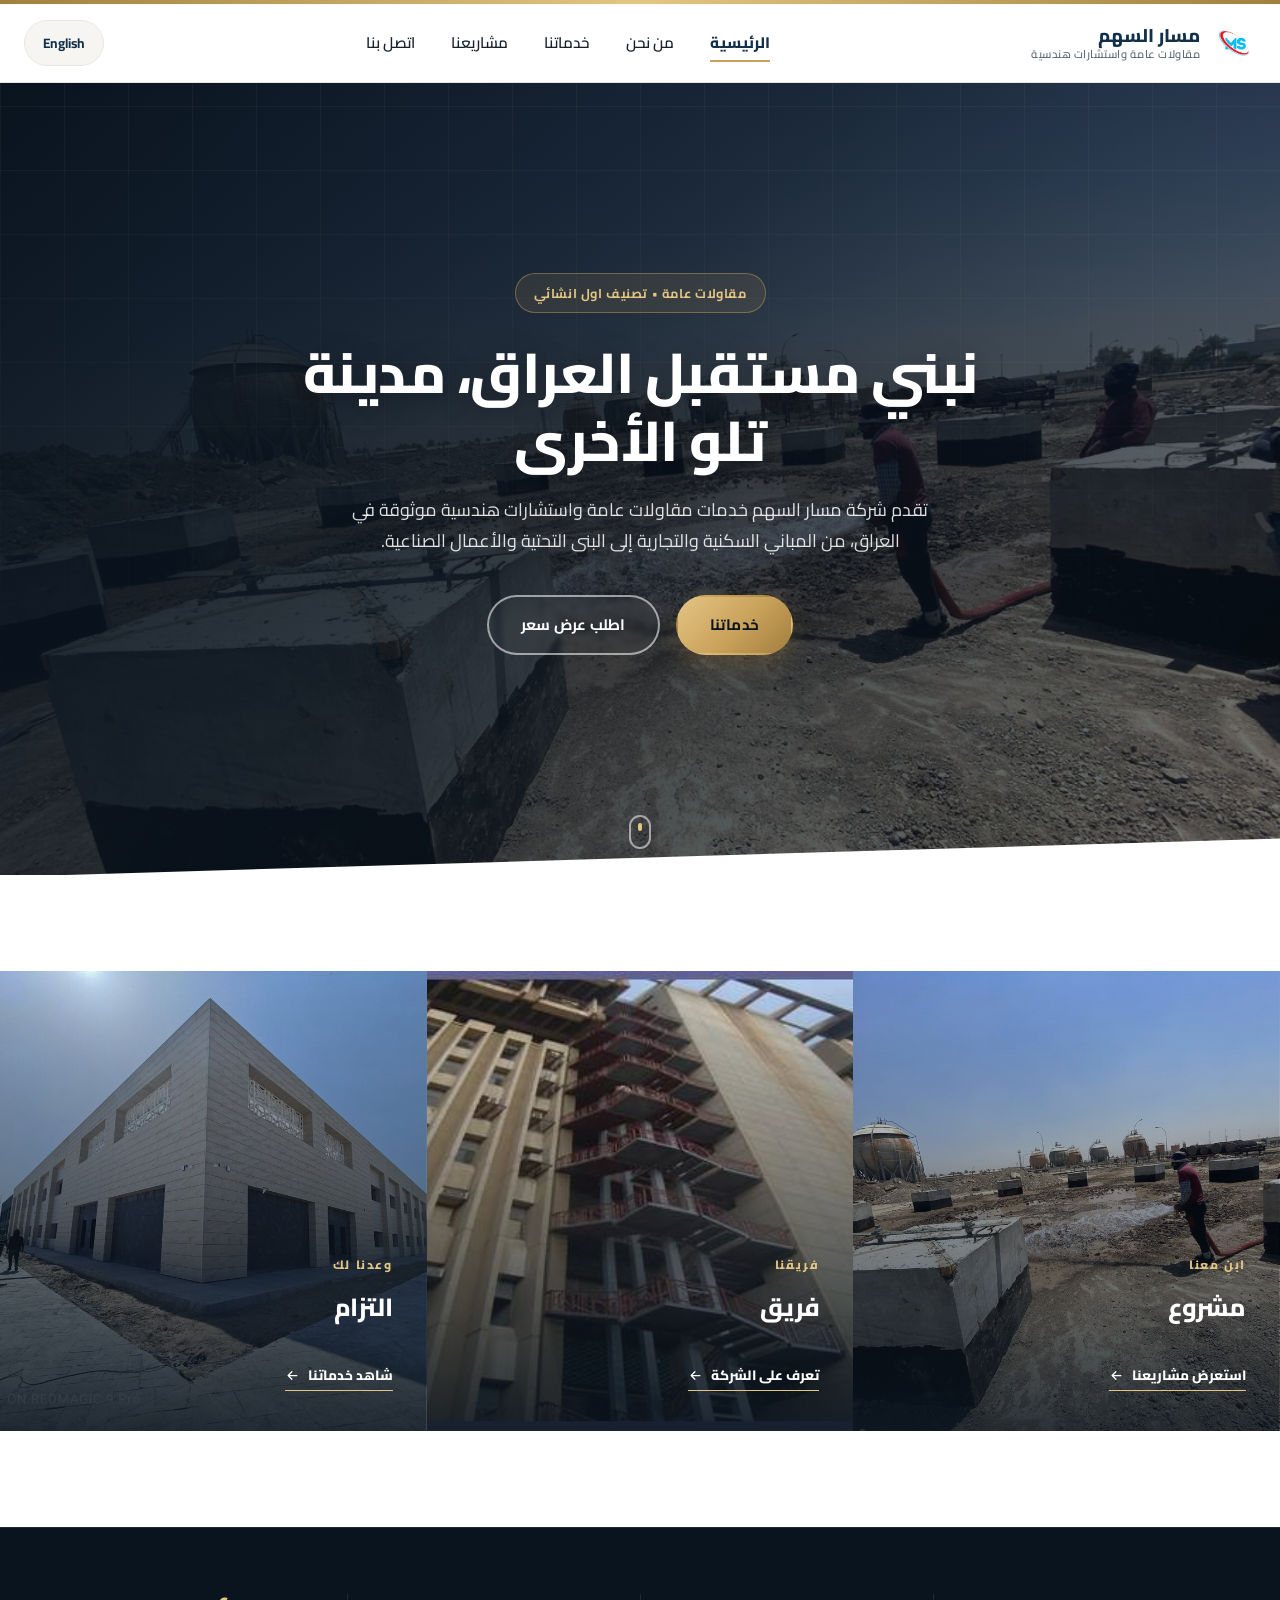
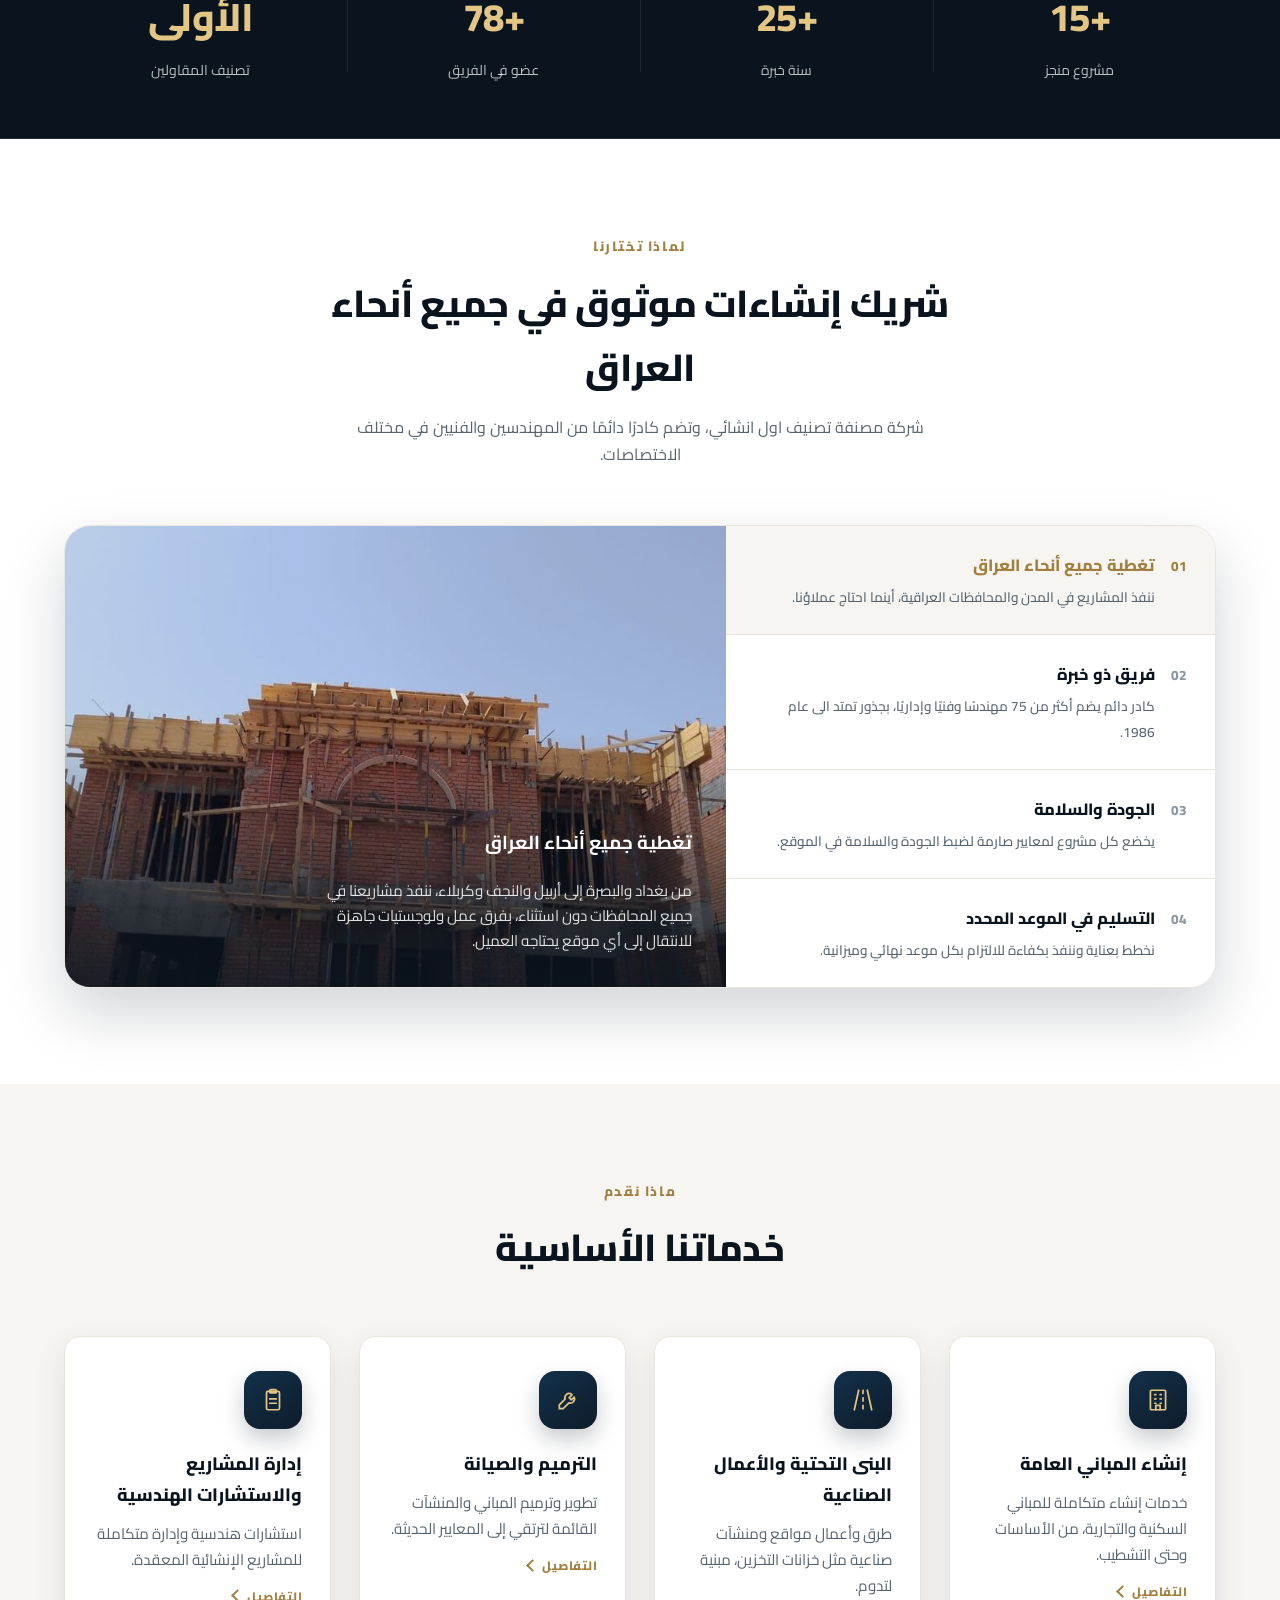
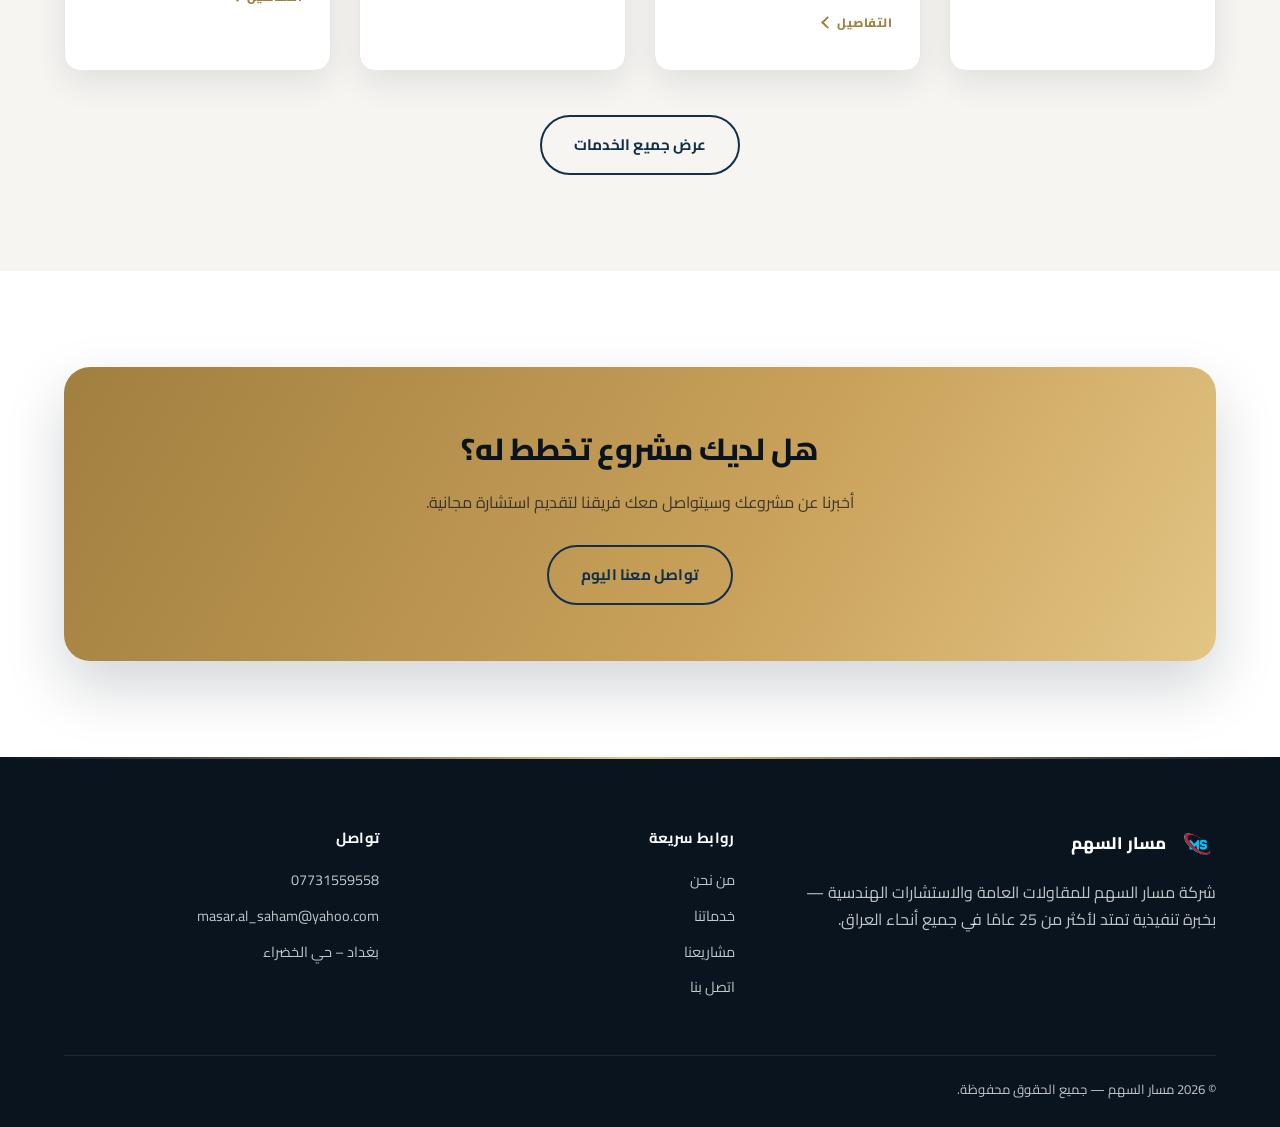
<file: index.html>
<!DOCTYPE html>
<html lang="ar" dir="rtl">
<head>
<meta charset="UTF-8">
<meta name="viewport" content="width=device-width, initial-scale=1.0">
<title data-i18n-title="meta.title.home">شركة مسار السهم | مقاولات عامة في جميع أنحاء العراق</title>
<meta name="description" content="شركة مسار السهم للمقاولات العامة والإنشاءات في جميع مدن العراق.">
<meta name="google-site-verification" content="s_dXAwri0ADFOplhVb5rYm7-J--nRNxlRcn0lSH_3L8" />
<link rel="icon" href="assets/logo_new.png" type="image/png">
<link rel="preload" as="image" href="assets/proj4-gastanks.jpg">
<link rel="preconnect" href="https://fonts.googleapis.com">
<link href="https://fonts.googleapis.com/css2?family=Cairo:wght@400;600;700;800&display=swap" rel="stylesheet">
<link rel="stylesheet" href="css/style.css">
</head>
<body>

<div class="topbar"></div>
<header class="site-header">
  <div class="header-inner">
    <a href="index.html" class="brand">
      <img src="assets/logo_new.png" alt="Masar Al-Saham logo">
      <span class="brand-text">
        <span data-i18n="brand.name">مسار السهم</span>
        <small data-i18n="brand.tagline">مقاولات عامة واستشارات هندسية</small>
      </span>
    </a>
    <nav class="main-nav" id="main-nav">
      <ul>
        <li><a href="index.html" class="active" data-i18n="nav.home">الرئيسية</a></li>
        <li><a href="about.html" data-i18n="nav.about">من نحن</a></li>
        <li><a href="services.html" data-i18n="nav.services">خدماتنا</a></li>
        <li><a href="projects.html" data-i18n="nav.projects">مشاريعنا</a></li>
        <li><a href="contact.html" data-i18n="nav.contact">اتصل بنا</a></li>
      </ul>
    </nav>
    <div class="header-actions">
      <button class="lang-toggle" id="lang-toggle-btn">English</button>
      <button class="nav-toggle" id="nav-toggle-btn" aria-label="Menu">
        <span></span><span></span><span></span>
      </button>
    </div>
  </div>
</header>

<section class="hero" style="--hero-img:url('../assets/proj4-gastanks.jpg');">
  <div class="hero-grid-pattern"></div>
  <div class="hero-inner">
    <span class="hero-eyebrow" data-i18n="home.hero.eyebrow">مقاولات عامة • تصنيف اول انشائي</span>
    <h1 data-i18n="home.hero.title">نبني مستقبل العراق، مدينة تلو الأخرى</h1>
    <p data-i18n="home.hero.desc">تقدم شركة مسار السهم خدمات مقاولات عامة وإنشاءات موثوقة في جميع محافظات العراق.</p>
    <div class="hero-cta">
      <a href="services.html" class="btn btn-primary" data-i18n="home.hero.cta1">خدماتنا</a>
      <a href="contact.html" class="btn btn-outline" data-i18n="home.hero.cta2">اطلب عرض سعر</a>
    </div>
  </div>
  <div class="hero-scroll-cue"></div>
  <div class="hero-shape"></div>
</section>

<section class="feature-tiles">
  <a href="projects.html" class="feature-tile" style="--tile-img:url('../assets/proj4-gastanks.jpg');">
    <div class="feature-tile-inner">
      <span class="feature-tile-eyebrow" data-i18n="tile1.eyebrow">ابنِ معنا</span>
      <h3 data-i18n="tile1.title">مشروع</h3>
      <p class="feature-tile-desc" data-i18n="tile1.desc">من أول رسمة هندسية وحتى التسليم النهائي، ننفّذ المشاريع المعقدة بثقة ودقة.</p>
      <span class="feature-tile-link"><span data-i18n="tile1.link">استعرض مشاريعنا</span><svg viewBox="0 0 24 24" fill="none" stroke="currentColor" stroke-width="2" stroke-linecap="round" stroke-linejoin="round"><path d="M5 12h14M13 6l6 6-6 6"/></svg></span>
    </div>
  </a>
  <a href="about.html" class="feature-tile" style="--tile-img:url('../assets/proj7-interior.jpg');">
    <div class="feature-tile-inner">
      <span class="feature-tile-eyebrow" data-i18n="tile2.eyebrow">فريقنا</span>
      <h3 data-i18n="tile2.title">فريق</h3>
      <p class="feature-tile-desc" data-i18n="tile2.desc">أكثر من 75 مهندسًا وفنيًا وإداريًا يعملون بروح واحدة في كل موقع.</p>
      <span class="feature-tile-link"><span data-i18n="tile2.link">تعرف على الشركة</span><svg viewBox="0 0 24 24" fill="none" stroke="currentColor" stroke-width="2" stroke-linecap="round" stroke-linejoin="round"><path d="M5 12h14M13 6l6 6-6 6"/></svg></span>
    </div>
  </a>
  <a href="services.html" class="feature-tile" style="--tile-img:url('../assets/proj6-nahrain.jpg');">
    <div class="feature-tile-inner">
      <span class="feature-tile-eyebrow" data-i18n="tile3.eyebrow">وعدنا لك</span>
      <h3 data-i18n="tile3.title">التزام</h3>
      <p class="feature-tile-desc" data-i18n="tile3.desc">الجودة والسلامة والموثوقية توجّه كل قرار نتخذه في الموقع.</p>
      <span class="feature-tile-link"><span data-i18n="tile3.link">شاهد خدماتنا</span><svg viewBox="0 0 24 24" fill="none" stroke="currentColor" stroke-width="2" stroke-linecap="round" stroke-linejoin="round"><path d="M5 12h14M13 6l6 6-6 6"/></svg></span>
    </div>
  </a>
</section>

<section class="stat-strip">
  <div class="container stat-grid">
    <div class="reveal"><div class="num" data-i18n="stat1.num">+15</div><div class="label" data-i18n="stat1.label">مشروع منجز</div></div>
    <div class="reveal" style="--reveal-delay:.08s"><div class="num" data-i18n="stat2.num">+25</div><div class="label" data-i18n="stat2.label">سنة خبرة</div></div>
    <div class="reveal" style="--reveal-delay:.16s"><div class="num" data-i18n="stat3.num">+78</div><div class="label" data-i18n="stat3.label">عضو في الفريق</div></div>
    <div class="reveal" style="--reveal-delay:.24s"><div class="num" data-i18n="stat4.num">الأولى</div><div class="label" data-i18n="stat4.label">تصنيف المقاولين</div></div>
  </div>
</section>

<section>
  <div class="container">
    <div class="section-head reveal">
      <span class="section-eyebrow" data-i18n="home.why.eyebrow">لماذا تختارنا</span>
      <h2 data-i18n="home.why.title">شريك إنشاءات موثوق في جميع أنحاء العراق</h2>
      <p data-i18n="home.why.desc">من بغداد إلى البصرة، ومن أربيل إلى النجف.</p>
    </div>
    <div class="tab-feature reveal">
      <div class="tab-feature-list">
        <button class="tab-feature-btn active" data-tab="1" type="button">
          <span class="tab-num">01</span>
          <span><span class="tab-label" data-i18n="why1.title">تغطية جميع أنحاء العراق</span><span class="tab-sub" data-i18n="why1.desc">نعمل في جميع المدن والمحافظات العراقية.</span></span>
        </button>
        <button class="tab-feature-btn" data-tab="2" type="button">
          <span class="tab-num">02</span>
          <span><span class="tab-label" data-i18n="why2.title">فريق ذو خبرة</span><span class="tab-sub" data-i18n="why2.desc">مهندسون ومدراء مشاريع وحرفيون مهرة.</span></span>
        </button>
        <button class="tab-feature-btn" data-tab="3" type="button">
          <span class="tab-num">03</span>
          <span><span class="tab-label" data-i18n="why3.title">الجودة والسلامة</span><span class="tab-sub" data-i18n="why3.desc">معايير صارمة لضبط الجودة والسلامة.</span></span>
        </button>
        <button class="tab-feature-btn" data-tab="4" type="button">
          <span class="tab-num">04</span>
          <span><span class="tab-label" data-i18n="why4.title">التسليم في الموعد المحدد</span><span class="tab-sub" data-i18n="why4.desc">نخطط بعناية وننفذ بكفاءة.</span></span>
        </button>
      </div>
      <div class="tab-feature-panel">
        <div class="tab-feature-media active" data-tab-panel="1" style="--tile-img:url('../assets/proj2-shanashil.jpg');">
          <div class="tab-feature-text">
            <h3 data-i18n="why1.title">تغطية جميع أنحاء العراق</h3>
            <p data-i18n="why1.more">من بغداد والبصرة إلى أربيل والنجف وكربلاء، ننفذ مشاريعنا في جميع المحافظات دون استثناء، بفرق عمل ولوجستيات جاهزة للانتقال إلى أي موقع يحتاجه العميل.</p>
          </div>
        </div>
        <div class="tab-feature-media" data-tab-panel="2" style="--tile-img:url('../assets/proj7-interior.jpg');">
          <div class="tab-feature-text">
            <h3 data-i18n="why2.title">فريق ذو خبرة</h3>
            <p data-i18n="why2.more">يضم فريقنا أكثر من 75 مهندسًا وفنيًا وإداريًا بخبرات تراكمية تتجاوز 25 عامًا في التصميم والتنفيذ وإدارة المشاريع الكبرى.</p>
          </div>
        </div>
        <div class="tab-feature-media" data-tab-panel="3" style="--tile-img:url('../assets/proj3-najaf-1.jpg');">
          <div class="tab-feature-text">
            <h3 data-i18n="why3.title">الجودة والسلامة</h3>
            <p data-i18n="why3.more">نطبق أنظمة ضبط جودة صارمة في كل مرحلة، مع التزام كامل بمعايير السلامة المهنية لحماية العمال والمستفيدين على حد سواء.</p>
          </div>
        </div>
        <div class="tab-feature-media" data-tab-panel="4" style="--tile-img:url('../assets/proj5-tbi-1.jpg');">
          <div class="tab-feature-text">
            <h3 data-i18n="why4.title">التسليم في الموعد المحدد</h3>
            <p data-i18n="why4.more">نضع جداول زمنية واقعية ونتابعها أسبوعيًا، ونعتمد خطط طوارئ لتفادي أي تأخير، لتسليم مشروعك في الموعد المتفق عليه دون تنازل عن الجودة.</p>
          </div>
        </div>
      </div>
    </div>
  </div>
</section>

<section class="section-alt">
  <div class="container">
    <div class="section-head reveal">
      <span class="section-eyebrow" data-i18n="home.services.eyebrow">ماذا نقدم</span>
      <h2 data-i18n="home.services.title">خدماتنا الأساسية</h2>
    </div>
    <div class="grid grid-4">
      <div class="card expandable reveal">
        <div class="icon icon-badge" data-icon="building"></div>
        <h3 data-i18n="svc.general.title">إنشاء المباني العامة</h3>
        <p data-i18n="svc.general.desc">خدمات إنشاء متكاملة من الأساسات وحتى التشطيب.</p>
        <p class="card-more" data-i18n="svc.general.more">نتولى تنفيذ المباني السكنية والتجارية والحكومية من الحفر والأساسات وحتى التشطيبات النهائية، بإشراف هندسي كامل في كل مرحلة.</p>
        <span class="expand-hint" data-i18n="ui.moreDetails">التفاصيل</span>
      </div>
      <div class="card expandable reveal" style="--reveal-delay:.08s">
        <div class="icon icon-badge" data-icon="road"></div>
        <h3 data-i18n="svc.infra.title">البنى التحتية وأعمال الطرق</h3>
        <p data-i18n="svc.infra.desc">طرق وأعمال مواقع ومشاريع بنية تحتية عامة.</p>
        <p class="card-more" data-i18n="svc.infra.more">ننفذ مشاريع الطرق والجسور وأعمال الصرف الصحي والبنية التحتية العامة وفق المواصفات الفنية العراقية والدولية.</p>
        <span class="expand-hint" data-i18n="ui.moreDetails">التفاصيل</span>
      </div>
      <div class="card expandable reveal" style="--reveal-delay:.16s">
        <div class="icon icon-badge" data-icon="wrench"></div>
        <h3 data-i18n="svc.renovation.title">الترميم والصيانة</h3>
        <p data-i18n="svc.renovation.desc">تطوير وترميم المباني والمنشآت القائمة.</p>
        <p class="card-more" data-i18n="svc.renovation.more">نعيد تأهيل المباني والمنشآت القديمة وتحديثها لترتقي إلى معايير السلامة والكفاءة الحديثة، بأقل تكلفة وأقصر وقت ممكن.</p>
        <span class="expand-hint" data-i18n="ui.moreDetails">التفاصيل</span>
      </div>
      <div class="card expandable reveal" style="--reveal-delay:.24s">
        <div class="icon icon-badge" data-icon="clipboard"></div>
        <h3 data-i18n="svc.pm.title">إدارة المشاريع والاستشارات</h3>
        <p data-i18n="svc.pm.desc">استشارات هندسية وإدارة متكاملة للمشاريع.</p>
        <p class="card-more" data-i18n="svc.pm.more">نقدم خدمات استشارية متكاملة تشمل دراسة الجدوى والتصميم الهندسي وإدارة العطاءات ومتابعة التنفيذ لضمان نجاح المشروع من الفكرة حتى التسليم.</p>
        <span class="expand-hint" data-i18n="ui.moreDetails">التفاصيل</span>
      </div>
    </div>
    <div style="text-align:center; margin-top:44px;" class="reveal">
      <a href="services.html" class="btn btn-outline-dark" data-i18n="home.services.link">عرض جميع الخدمات</a>
    </div>
  </div>
</section>

<section>
  <div class="container">
    <div class="cta-banner reveal">
      <h2 data-i18n="home.cta.title">هل لديك مشروع تخطط له؟</h2>
      <p data-i18n="home.cta.desc">أخبرنا عن مشروعك وسيتواصل معك فريقنا لتقديم استشارة مجانية.</p>
      <a href="contact.html" class="btn btn-outline-dark" data-i18n="home.cta.btn">تواصل معنا اليوم</a>
    </div>
  </div>
</section>

<footer class="site-footer">
  <div class="container">
    <div class="footer-grid">
      <div>
        <div class="footer-brand">
          <img src="assets/logo_new.png" alt="Masar Al-Saham logo">
          <span data-i18n="brand.name">مسار السهم</span>
        </div>
        <p data-i18n="footer.about.text">شركة مسار السهم للمقاولات العامة والاستشارات الهندسية — بخبرة تنفيذية تمتد لأكثر من 25 عامًا في جميع أنحاء العراق.</p>
      </div>
      <div class="footer-col">
        <h4 data-i18n="footer.quicklinks.title">روابط سريعة</h4>
        <ul>
          <li><a href="about.html" data-i18n="nav.about">من نحن</a></li>
          <li><a href="services.html" data-i18n="nav.services">خدماتنا</a></li>
          <li><a href="projects.html" data-i18n="nav.projects">مشاريعنا</a></li>
          <li><a href="contact.html" data-i18n="nav.contact">اتصل بنا</a></li>
        </ul>
      </div>
      <div class="footer-col">
        <h4 data-i18n="footer.contact.title">تواصل</h4>
        <ul>
          <li data-i18n="contact.phone.value">07731559558</li>
          <li data-i18n="contact.email.value">masar.al_saham@yahoo.com</li>
          <li data-i18n="contact.address.value">بغداد – حي الخضراء</li>
        </ul>
      </div>
    </div>
    <div class="footer-bottom">
      <span>© <span id="footer-year">2026</span> <span data-i18n="brand.name">مسار السهم</span> — <span data-i18n="footer.rights">جميع الحقوق محفوظة.</span></span>
    </div>
  </div>
</footer>

<script src="js/i18n.js"></script>
<script src="js/main.js"></script>
</body>
</html>
</file>
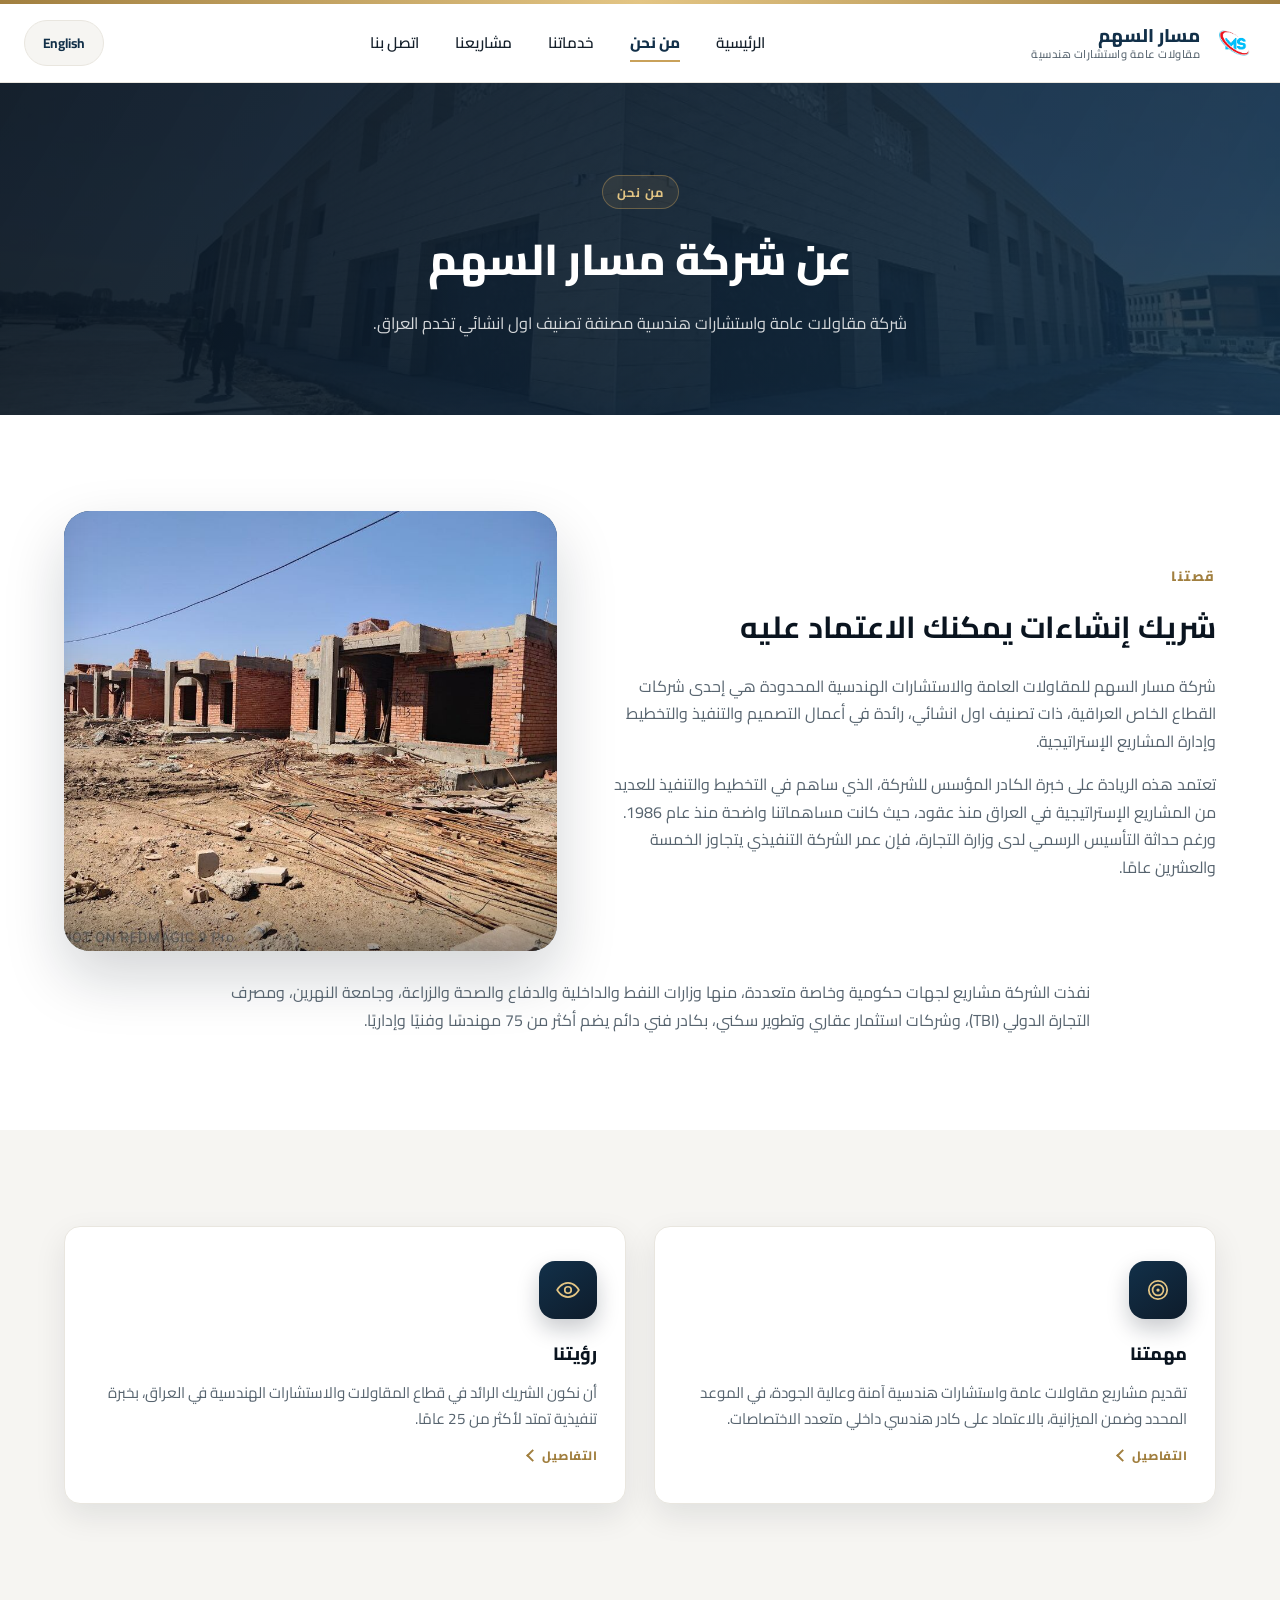
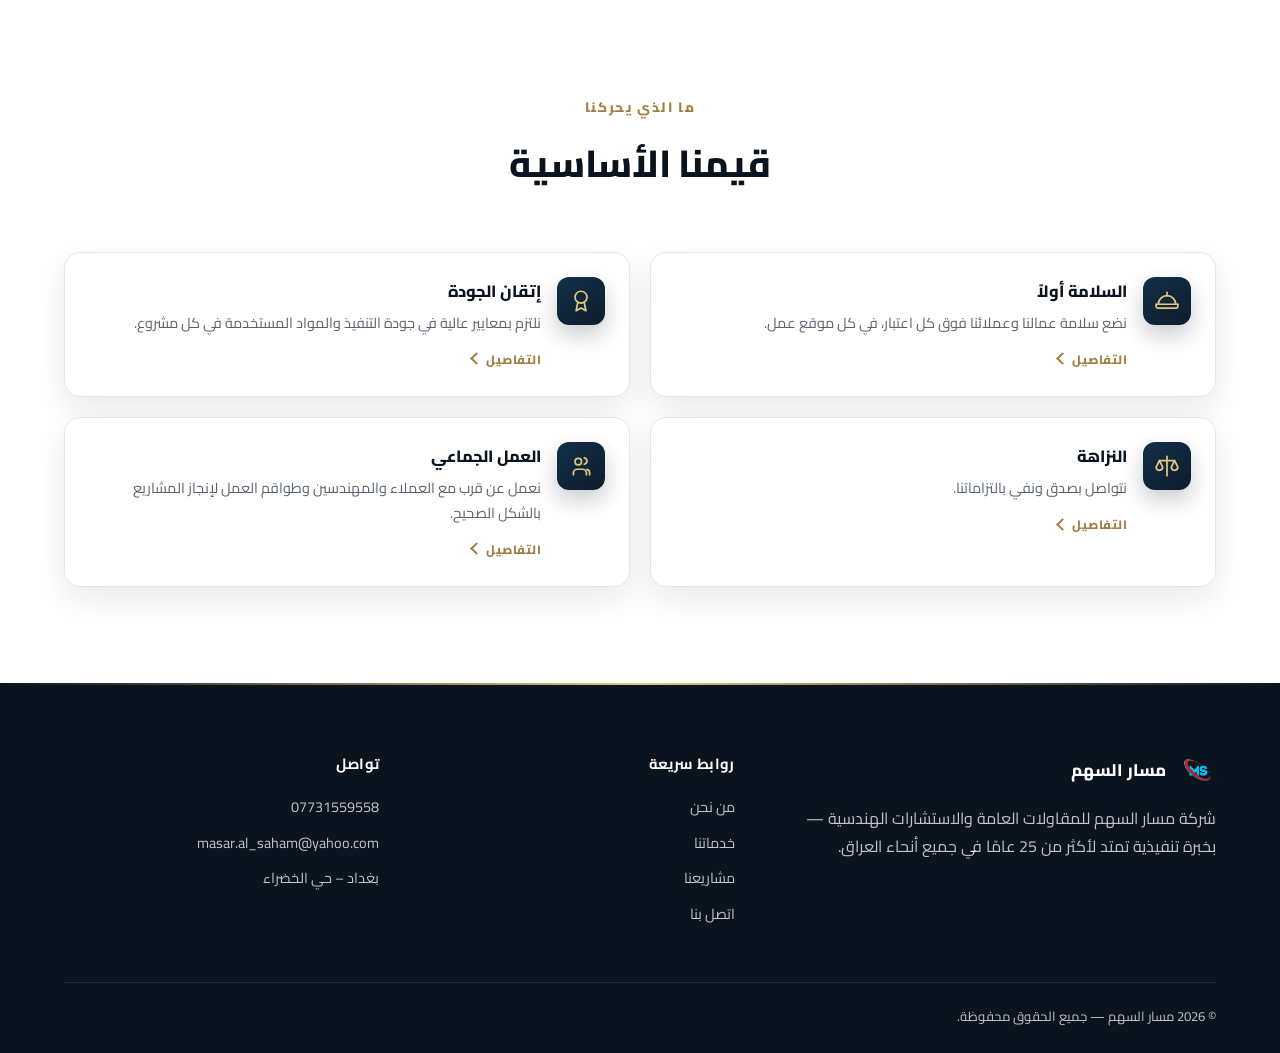
<file: about.html>
<!DOCTYPE html>
<html lang="ar" dir="rtl">
<head>
<meta charset="UTF-8">
<meta name="viewport" content="width=device-width, initial-scale=1.0">
<title data-i18n-title="meta.title.about">من نحن | شركة مسار السهم</title>
<link rel="icon" href="assets/logo_new.png" type="image/png">
<link rel="preconnect" href="https://fonts.googleapis.com">
<link href="https://fonts.googleapis.com/css2?family=Cairo:wght@400;600;700;800&display=swap" rel="stylesheet">
<link rel="stylesheet" href="css/style.css">
</head>
<body>

<div class="topbar"></div>
<header class="site-header">
  <div class="header-inner">
    <a href="index.html" class="brand">
      <img src="assets/logo_new.png" alt="Masar Al-Saham logo">
      <span class="brand-text">
        <span data-i18n="brand.name">مسار السهم</span>
        <small data-i18n="brand.tagline">مقاولات عامة واستشارات هندسية</small>
      </span>
    </a>
    <nav class="main-nav" id="main-nav">
      <ul>
        <li><a href="index.html" data-i18n="nav.home">الرئيسية</a></li>
        <li><a href="about.html" class="active" data-i18n="nav.about">من نحن</a></li>
        <li><a href="services.html" data-i18n="nav.services">خدماتنا</a></li>
        <li><a href="projects.html" data-i18n="nav.projects">مشاريعنا</a></li>
        <li><a href="contact.html" data-i18n="nav.contact">اتصل بنا</a></li>
      </ul>
    </nav>
    <div class="header-actions">
      <button class="lang-toggle" id="lang-toggle-btn">English</button>
      <button class="nav-toggle" id="nav-toggle-btn" aria-label="Menu">
        <span></span><span></span><span></span>
      </button>
    </div>
  </div>
</header>

<section class="page-hero" style="--hero-img:url('../assets/proj6-nahrain.jpg');">
  <div class="breadcrumb" data-i18n="about.hero.crumb">من نحن</div>
  <h1 data-i18n="about.hero.title">عن شركة مسار السهم</h1>
  <p data-i18n="about.hero.desc">شركة مقاولات عامة واستشارات هندسية مصنفة تصنيف اول انشائي تخدم العراق.</p>
</section>

<section>
  <div class="container about-grid">
    <div class="reveal">
      <span class="section-eyebrow" data-i18n="about.story.eyebrow">قصتنا</span>
      <h2 style="font-size:1.9rem; color:var(--navy-dark); margin:8px 0 20px;" data-i18n="about.story.title">شريك إنشاءات يمكنك الاعتماد عليه</h2>
      <p style="color:var(--text-mid); margin-bottom:16px;" data-i18n="about.story.p1">شركة مسار السهم للمقاولات العامة والاستشارات الهندسية المحدودة هي إحدى شركات القطاع الخاص العراقية، ذات تصنيف اول انشائي، رائدة في أعمال التصميم والتنفيذ والتخطيط وإدارة المشاريع الإستراتيجية.</p>
      <p style="color:var(--text-mid);" data-i18n="about.story.p2">تعتمد هذه الريادة على خبرة الكادر المؤسس للشركة، الذي ساهم في التخطيط والتنفيذ للعديد من المشاريع الإستراتيجية في العراق منذ عقود، حيث كانت مساهماتنا واضحة منذ عام 1986. ورغم حداثة التأسيس الرسمي لدى وزارة التجارة، فإن عمر الشركة التنفيذي يتجاوز الخمسة والعشرين عامًا.</p>
    </div>
    <div class="about-media about-carousel reveal" style="padding:0; overflow:hidden; position:relative;">
      <img class="about-carousel-img is-active" src="assets/proj1-karbala-3.jpg" alt="Masar Al-Saham construction site — Karbala Gate">
      <img class="about-carousel-img" src="assets/proj2-shanashil.jpg" alt="Masar Al-Saham construction site — Shanashil Baghdad">
      <img class="about-carousel-img" src="assets/proj3-najaf-1.jpg" alt="Masar Al-Saham construction site — Bidour Al-Najaf">
      <img class="about-carousel-img" src="assets/proj5-tbi-1.jpg" alt="Masar Al-Saham construction site — TBI Bank">
      <img class="about-carousel-img" src="assets/proj6-nahrain.jpg" alt="Masar Al-Saham construction site — Al-Nahrain University">
      <img class="about-carousel-img" src="assets/proj7-interior.jpg" alt="Masar Al-Saham construction site — Ministry of Interior">
    </div>
  </div>
  <div class="container">
    <p class="reveal" style="color:var(--text-mid); max-width:900px; margin:28px auto 0;" data-i18n="about.story.p3">نفذت الشركة مشاريع لجهات حكومية وخاصة متعددة، منها وزارات النفط والداخلية والدفاع والصحة والزراعة، وجامعة النهرين، ومصرف التجارة الدولي (TBI)، وشركات استثمار عقاري وتطوير سكني، بكادر فني دائم يضم أكثر من 75 مهندسًا وفنيًا وإداريًا.</p>
  </div>
</section>

<section class="section-alt">
  <div class="container">
    <div class="grid grid-2">
      <div class="card expandable reveal">
        <div class="icon icon-badge" data-icon="target"></div>
        <h3 data-i18n="about.mission.title">مهمتنا</h3>
        <p data-i18n="about.mission.desc">تقديم مشاريع مقاولات عامة واستشارات هندسية آمنة وعالية الجودة، في الموعد المحدد وضمن الميزانية.</p>
        <p class="card-more" data-i18n="about.mission.more">نسعى لتحقيق ذلك عبر التخطيط الدقيق، واختيار أفضل الكوادر والموردين، والمتابعة اليومية لسير العمل في كل موقع.</p>
        <span class="expand-hint" data-i18n="ui.moreDetails">التفاصيل</span>
      </div>
      <div class="card expandable reveal" style="--reveal-delay:.1s">
        <div class="icon icon-badge" data-icon="eye"></div>
        <h3 data-i18n="about.vision.title">رؤيتنا</h3>
        <p data-i18n="about.vision.desc">أن نكون الشريك الرائد في قطاع المقاولات والاستشارات الهندسية في العراق.</p>
        <p class="card-more" data-i18n="about.vision.more">نطمح للتوسع في مشاريع البنية التحتية الكبرى ودعم إعادة إعمار وتطوير المدن العراقية بمعايير عالمية.</p>
        <span class="expand-hint" data-i18n="ui.moreDetails">التفاصيل</span>
      </div>
    </div>
  </div>
</section>

<section>
  <div class="container">
    <div class="section-head reveal">
      <span class="section-eyebrow" data-i18n="about.values.eyebrow">ما الذي يحركنا</span>
      <h2 data-i18n="about.values.title">قيمنا الأساسية</h2>
    </div>
    <div class="value-list">
      <div class="value-item expandable reveal">
        <div class="icon icon-badge" data-icon="hardHat" style="width:48px;height:48px;border-radius:12px;"></div>
        <div>
          <h4 data-i18n="value1.title">السلامة أولاً</h4>
          <p data-i18n="value1.desc">نضع سلامة عمالنا وعملائنا فوق كل اعتبار.</p>
          <p class="card-more" data-i18n="value1.more">نطبق معايير السلامة العالمية في جميع مواقعنا، من توفير معدات الحماية الشخصية إلى التدريب الدوري لعمالنا، لضمان بيئة عمل آمنة تمامًا خالية من الحوادث.</p>
          <span class="expand-hint" data-i18n="ui.moreDetails">التفاصيل</span>
        </div>
      </div>
      <div class="value-item expandable reveal" style="--reveal-delay:.06s">
        <div class="icon icon-badge" data-icon="award" style="width:48px;height:48px;border-radius:12px;"></div>
        <div>
          <h4 data-i18n="value2.title">إتقان الجودة</h4>
          <p data-i18n="value2.desc">نلتزم بمعايير عالية في جودة التنفيذ والمواد.</p>
          <p class="card-more" data-i18n="value2.more">نخضع كل مرحلة من مراحل التنفيذ لفحوصات جودة صارمة، ونستخدم مواد معتمدة ومطابقة للمواصفات القياسية لضمان متانة المنشأة لسنوات طويلة.</p>
          <span class="expand-hint" data-i18n="ui.moreDetails">التفاصيل</span>
        </div>
      </div>
      <div class="value-item expandable reveal" style="--reveal-delay:.12s">
        <div class="icon icon-badge" data-icon="scale" style="width:48px;height:48px;border-radius:12px;"></div>
        <div>
          <h4 data-i18n="value3.title">النزاهة</h4>
          <p data-i18n="value3.desc">نتواصل بصدق ونفي بالتزاماتنا.</p>
          <p class="card-more" data-i18n="value3.more">نؤمن بالشفافية الكاملة مع عملائنا في كل التفاصيل المالية والزمنية للمشروع، ونلتزم بما نتعهد به دون مساومة على القيم.</p>
          <span class="expand-hint" data-i18n="ui.moreDetails">التفاصيل</span>
        </div>
      </div>
      <div class="value-item expandable reveal" style="--reveal-delay:.18s">
        <div class="icon icon-badge" data-icon="users" style="width:48px;height:48px;border-radius:12px;"></div>
        <div>
          <h4 data-i18n="value4.title">العمل الجماعي</h4>
          <p data-i18n="value4.desc">نعمل عن قرب مع العملاء والمهندسين وطواقم العمل.</p>
          <p class="card-more" data-i18n="value4.more">ننسق باستمرار مع المهندسين الاستشاريين وأصحاب المشاريع وطواقم التنفيذ لضمان انسيابية العمل وتحقيق رؤية العميل بأفضل شكل.</p>
          <span class="expand-hint" data-i18n="ui.moreDetails">التفاصيل</span>
        </div>
      </div>
    </div>
  </div>
</section>

<footer class="site-footer">
  <div class="container">
    <div class="footer-grid">
      <div>
        <div class="footer-brand">
          <img src="assets/logo_new.png" alt="Masar Al-Saham logo">
          <span data-i18n="brand.name">مسار السهم</span>
        </div>
        <p data-i18n="footer.about.text">شركة مسار السهم للمقاولات العامة والاستشارات الهندسية — بخبرة تنفيذية تمتد لأكثر من 25 عامًا في جميع أنحاء العراق.</p>
      </div>
      <div class="footer-col">
        <h4 data-i18n="footer.quicklinks.title">روابط سريعة</h4>
        <ul>
          <li><a href="about.html" data-i18n="nav.about">من نحن</a></li>
          <li><a href="services.html" data-i18n="nav.services">خدماتنا</a></li>
          <li><a href="projects.html" data-i18n="nav.projects">مشاريعنا</a></li>
          <li><a href="contact.html" data-i18n="nav.contact">اتصل بنا</a></li>
        </ul>
      </div>
      <div class="footer-col">
        <h4 data-i18n="footer.contact.title">تواصل</h4>
        <ul>
          <li data-i18n="contact.phone.value">07731559558</li>
          <li data-i18n="contact.email.value">masar.al_saham@yahoo.com</li>
          <li data-i18n="contact.address.value">بغداد – حي الخضراء</li>
        </ul>
      </div>
    </div>
    <div class="footer-bottom">
      <span>© <span id="footer-year">2026</span> <span data-i18n="brand.name">مسار السهم</span> — <span data-i18n="footer.rights">جميع الحقوق محفوظة.</span></span>
    </div>
  </div>
</footer>

<script src="js/i18n.js"></script>
<script src="js/main.js"></script>
</body>
</html>
</file>
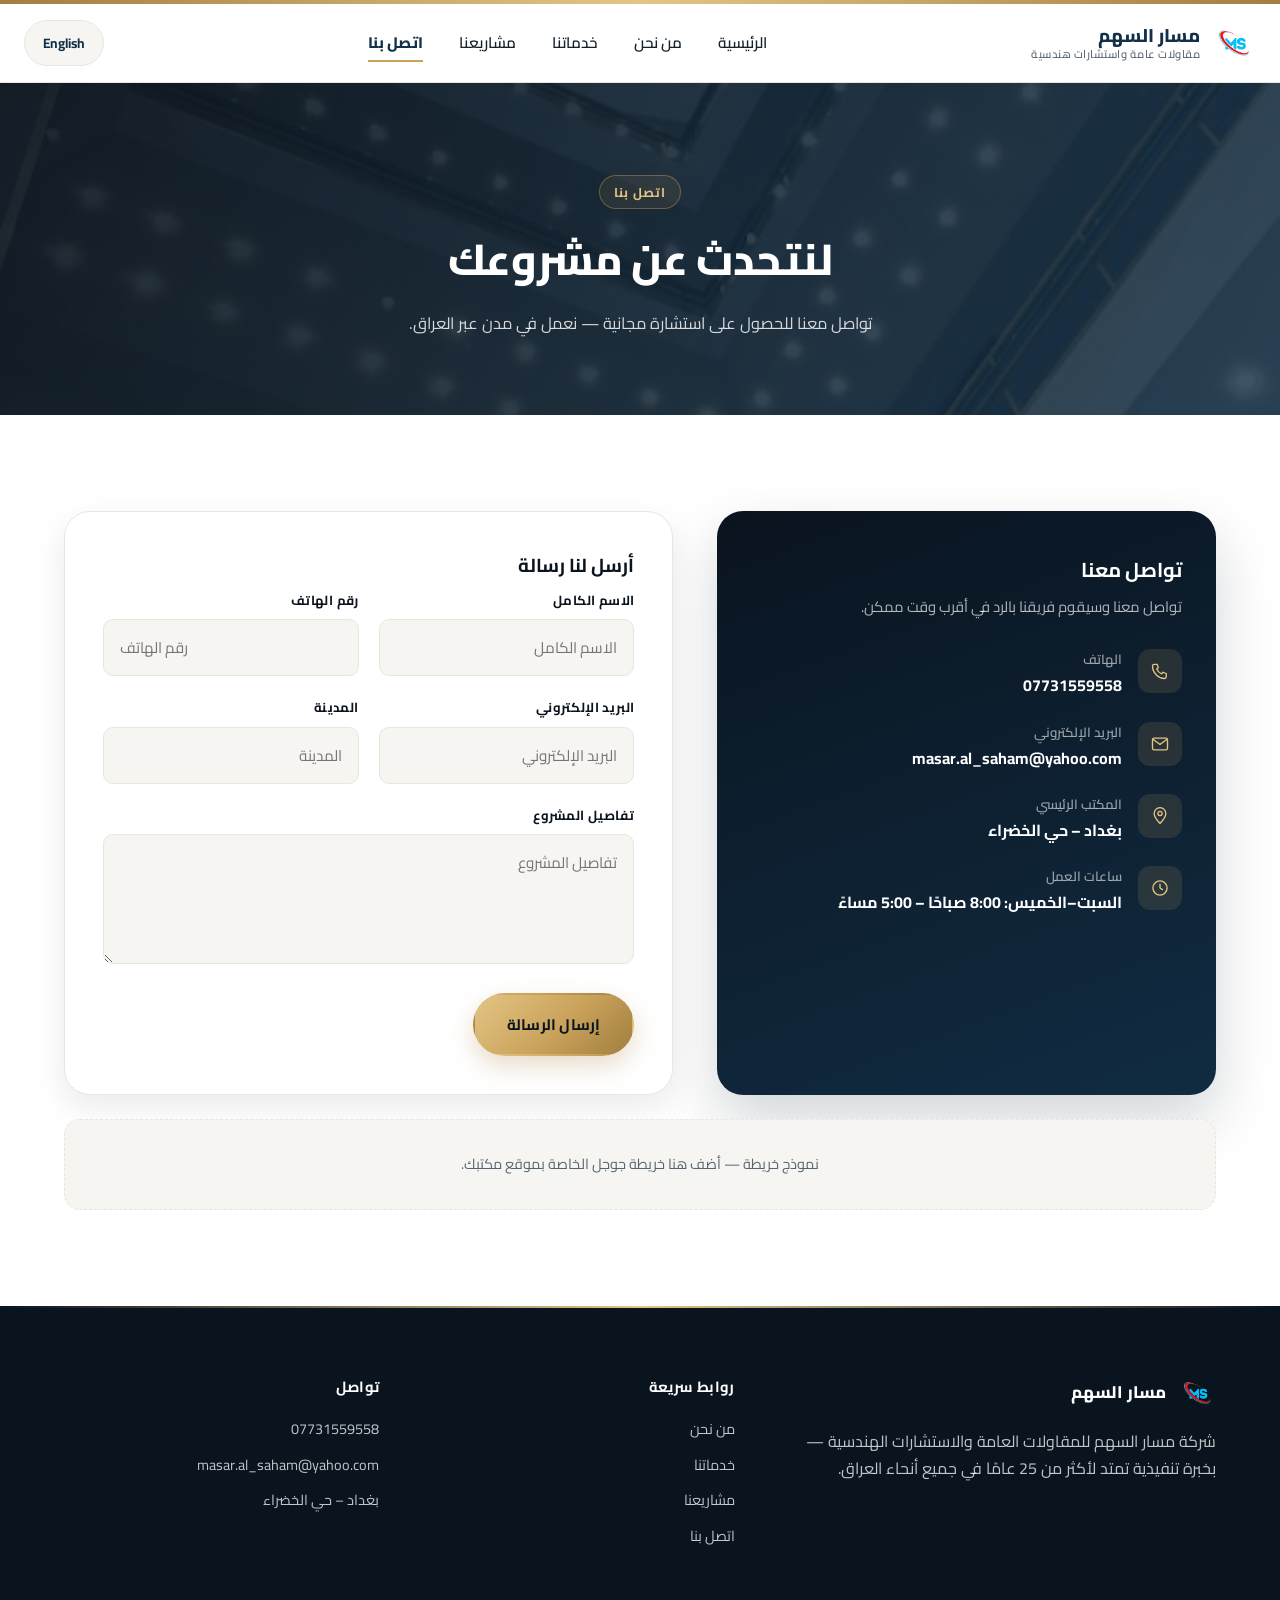
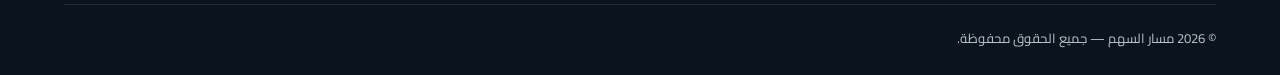
<file: contact.html>
<!DOCTYPE html>
<html lang="ar" dir="rtl">
<head>
<meta charset="UTF-8">
<meta name="viewport" content="width=device-width, initial-scale=1.0">
<title data-i18n-title="meta.title.contact">اتصل بنا | شركة مسار السهم</title>
<link rel="icon" href="assets/logo_new.png" type="image/png">
<link rel="preconnect" href="https://fonts.googleapis.com">
<link href="https://fonts.googleapis.com/css2?family=Cairo:wght@400;600;700;800&display=swap" rel="stylesheet">
<link rel="stylesheet" href="css/style.css">
</head>
<body>

<div class="topbar"></div>
<header class="site-header">
  <div class="header-inner">
    <a href="index.html" class="brand">
      <img src="assets/logo_new.png" alt="Masar Al-Saham logo">
      <span class="brand-text">
        <span data-i18n="brand.name">مسار السهم</span>
        <small data-i18n="brand.tagline">مقاولات عامة واستشارات هندسية</small>
      </span>
    </a>
    <nav class="main-nav" id="main-nav">
      <ul>
        <li><a href="index.html" data-i18n="nav.home">الرئيسية</a></li>
        <li><a href="about.html" data-i18n="nav.about">من نحن</a></li>
        <li><a href="services.html" data-i18n="nav.services">خدماتنا</a></li>
        <li><a href="projects.html" data-i18n="nav.projects">مشاريعنا</a></li>
        <li><a href="contact.html" class="active" data-i18n="nav.contact">اتصل بنا</a></li>
      </ul>
    </nav>
    <div class="header-actions">
      <button class="lang-toggle" id="lang-toggle-btn">English</button>
      <button class="nav-toggle" id="nav-toggle-btn" aria-label="Menu">
        <span></span><span></span><span></span>
      </button>
    </div>
  </div>
</header>

<section class="page-hero" style="--hero-img:url('../assets/proj5-tbi-1.jpg');">
  <div class="breadcrumb" data-i18n="contact.hero.crumb">اتصل بنا</div>
  <h1 data-i18n="contact.hero.title">لنتحدث عن مشروعك</h1>
  <p data-i18n="contact.hero.desc">تواصل معنا للحصول على استشارة مجانية — نعمل في كل مدينة عراقية.</p>
</section>

<section>
  <div class="container contact-grid">
    <div class="contact-info-card reveal">
      <h3 data-i18n="contact.info.title">تواصل معنا</h3>
      <p class="lead" data-i18n="contact.info.lead">تواصل معنا وسيقوم فريقنا بالرد في أقرب وقت ممكن.</p>

      <div class="contact-line">
        <div class="icon icon-badge" data-icon="phone"></div>
        <div>
          <strong data-i18n="contact.phone.label">الهاتف</strong>
          <span data-i18n="contact.phone.value">07731559558</span>
        </div>
      </div>
      <div class="contact-line">
        <div class="icon icon-badge" data-icon="mail"></div>
        <div>
          <strong data-i18n="contact.email.label">البريد الإلكتروني</strong>
          <span data-i18n="contact.email.value">masar.al_saham@yahoo.com</span>
        </div>
      </div>
      <div class="contact-line">
        <div class="icon icon-badge" data-icon="mapPin"></div>
        <div>
          <strong data-i18n="contact.address.label">المكتب الرئيسي</strong>
          <span data-i18n="contact.address.value">بغداد – حي الخضراء</span>
        </div>
      </div>
      <div class="contact-line">
        <div class="icon icon-badge" data-icon="clock"></div>
        <div>
          <strong data-i18n="contact.hours.label">ساعات العمل</strong>
          <span data-i18n="contact.hours.value">السبت–الخميس: 8:00 صباحًا – 5:00 مساءً</span>
        </div>
      </div>
    </div>

    <div class="form-card reveal" style="--reveal-delay:.1s">
      <h3 style="margin:0 0 6px; color:var(--navy-dark);" data-i18n="contact.form.title">أرسل لنا رسالة</h3>
      <div class="form-success" id="form-success" data-i18n="contact.form.success">شكرًا لك! تم تسجيل رسالتك.</div>
      <form id="contact-form" action="https://formsubmit.co/ajax/masar.al_saham@yahoo.com" method="POST">
        <input type="hidden" name="_subject" value="رسالة جديدة من موقع مسار السهم">
        <input type="hidden" name="_template" value="table">
        <input type="hidden" name="_captcha" value="false">
        <div class="form-row">
          <div class="field">
            <label data-i18n="contact.form.name">الاسم الكامل</label>
            <input type="text" name="الاسم" required data-i18n-placeholder="contact.form.name">
          </div>
          <div class="field">
            <label data-i18n="contact.form.phone">رقم الهاتف</label>
            <input type="tel" name="رقم_الهاتف" required data-i18n-placeholder="contact.form.phone">
          </div>
        </div>
        <div class="form-row">
          <div class="field">
            <label data-i18n="contact.form.email">البريد الإلكتروني</label>
            <input type="email" name="البريد_الإلكتروني" required data-i18n-placeholder="contact.form.email">
          </div>
          <div class="field">
            <label data-i18n="contact.form.city">المدينة</label>
            <input type="text" name="المدينة" data-i18n-placeholder="contact.form.city">
          </div>
        </div>
        <div class="field">
          <label data-i18n="contact.form.message">تفاصيل المشروع</label>
          <textarea name="تفاصيل_المشروع" required data-i18n-placeholder="contact.form.message"></textarea>
        </div>
        <button type="submit" class="btn btn-primary" data-i18n="contact.form.submit">إرسال الرسالة</button>
        <p class="form-note" id="form-note" style="display:none;"></p>
      </form>
    </div>
  </div>

  <div class="container">
    <div class="map-note reveal" data-i18n="contact.map.text">نموذج خريطة — أضف هنا خريطة جوجل الخاصة بموقع مكتبك.</div>
  </div>
</section>

<footer class="site-footer">
  <div class="container">
    <div class="footer-grid">
      <div>
        <div class="footer-brand">
          <img src="assets/logo_new.png" alt="Masar Al-Saham logo">
          <span data-i18n="brand.name">مسار السهم</span>
        </div>
        <p data-i18n="footer.about.text">شركة مسار السهم للمقاولات العامة والاستشارات الهندسية — بخبرة تنفيذية تمتد لأكثر من 25 عامًا في جميع أنحاء العراق.</p>
      </div>
      <div class="footer-col">
        <h4 data-i18n="footer.quicklinks.title">روابط سريعة</h4>
        <ul>
          <li><a href="about.html" data-i18n="nav.about">من نحن</a></li>
          <li><a href="services.html" data-i18n="nav.services">خدماتنا</a></li>
          <li><a href="projects.html" data-i18n="nav.projects">مشاريعنا</a></li>
          <li><a href="contact.html" data-i18n="nav.contact">اتصل بنا</a></li>
        </ul>
      </div>
      <div class="footer-col">
        <h4 data-i18n="footer.contact.title">تواصل</h4>
        <ul>
          <li data-i18n="contact.phone.value">07731559558</li>
          <li data-i18n="contact.email.value">masar.al_saham@yahoo.com</li>
          <li data-i18n="contact.address.value">بغداد – حي الخضراء</li>
        </ul>
      </div>
    </div>
    <div class="footer-bottom">
      <span>© <span id="footer-year">2026</span> <span data-i18n="brand.name">مسار السهم</span> — <span data-i18n="footer.rights">جميع الحقوق محفوظة.</span></span>
    </div>
  </div>
</footer>

<script src="js/i18n.js"></script>
<script src="js/main.js"></script>
</body>
</html>
</file>
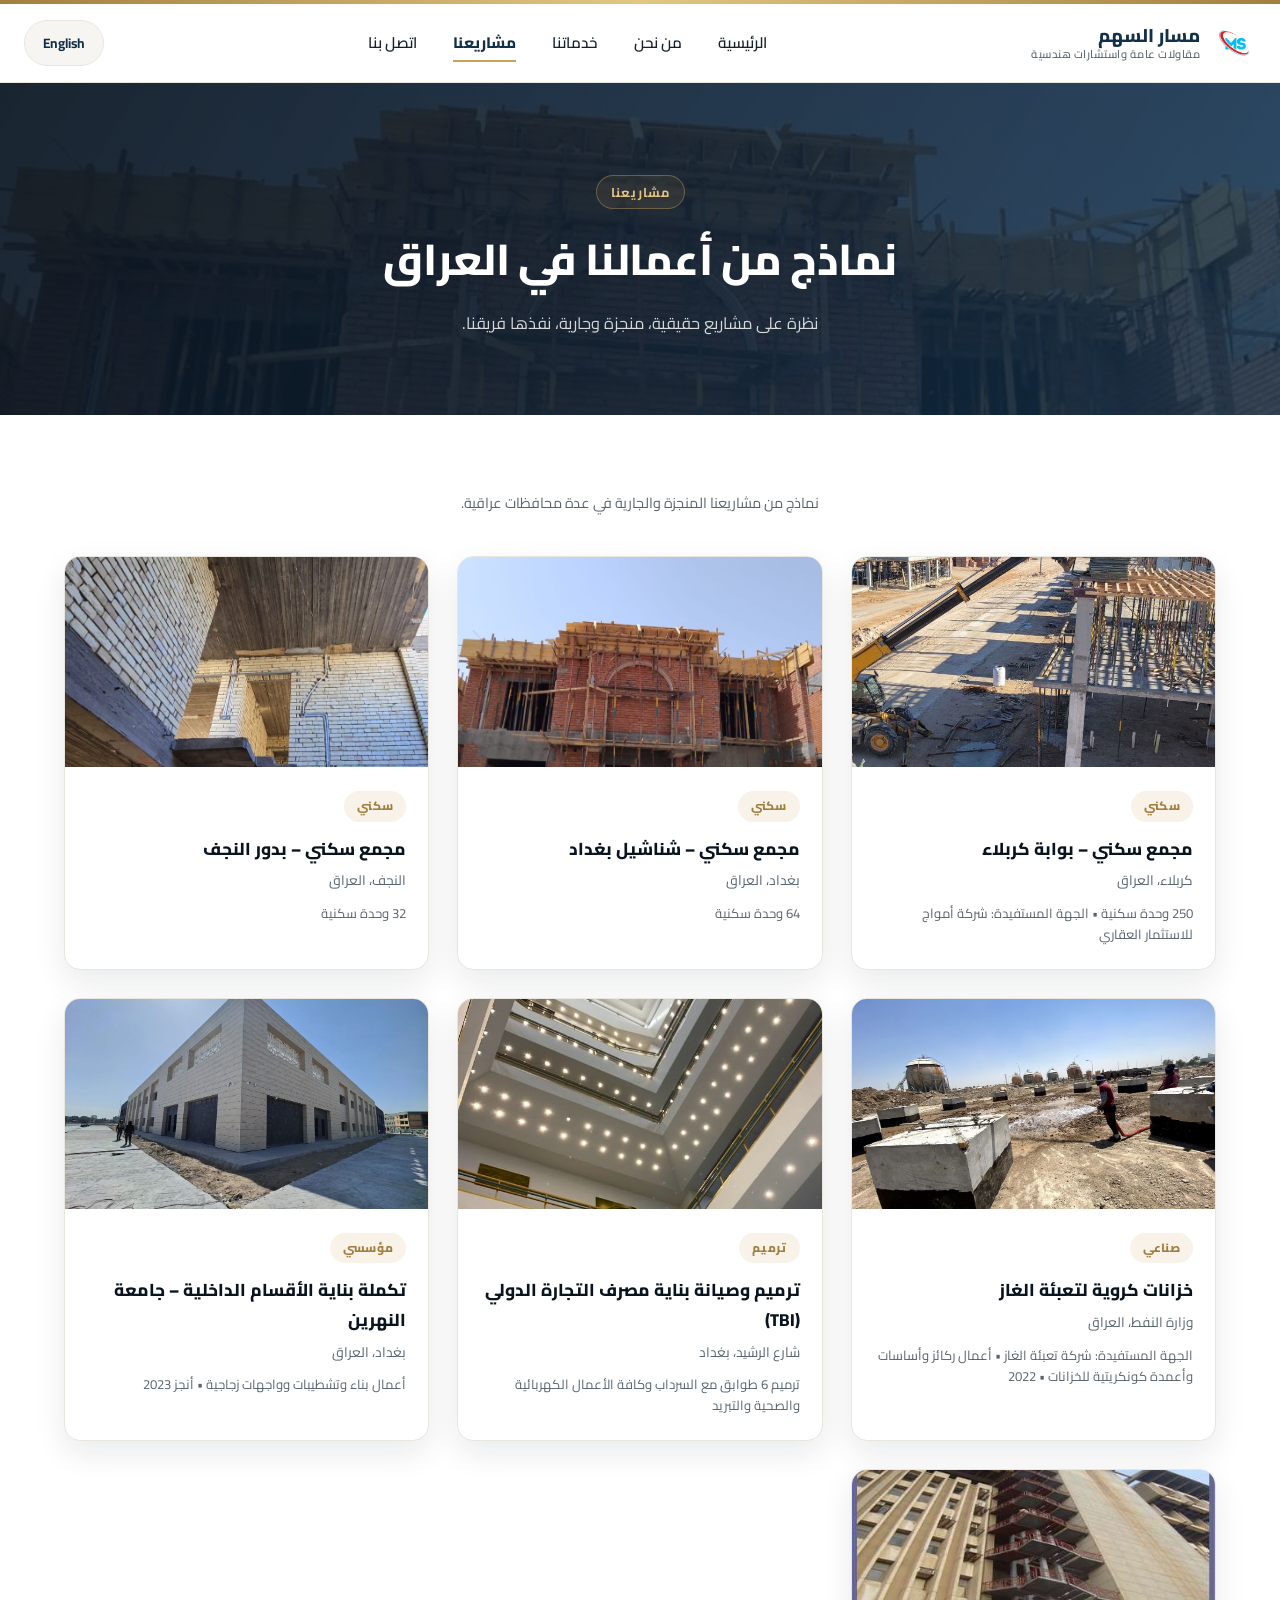
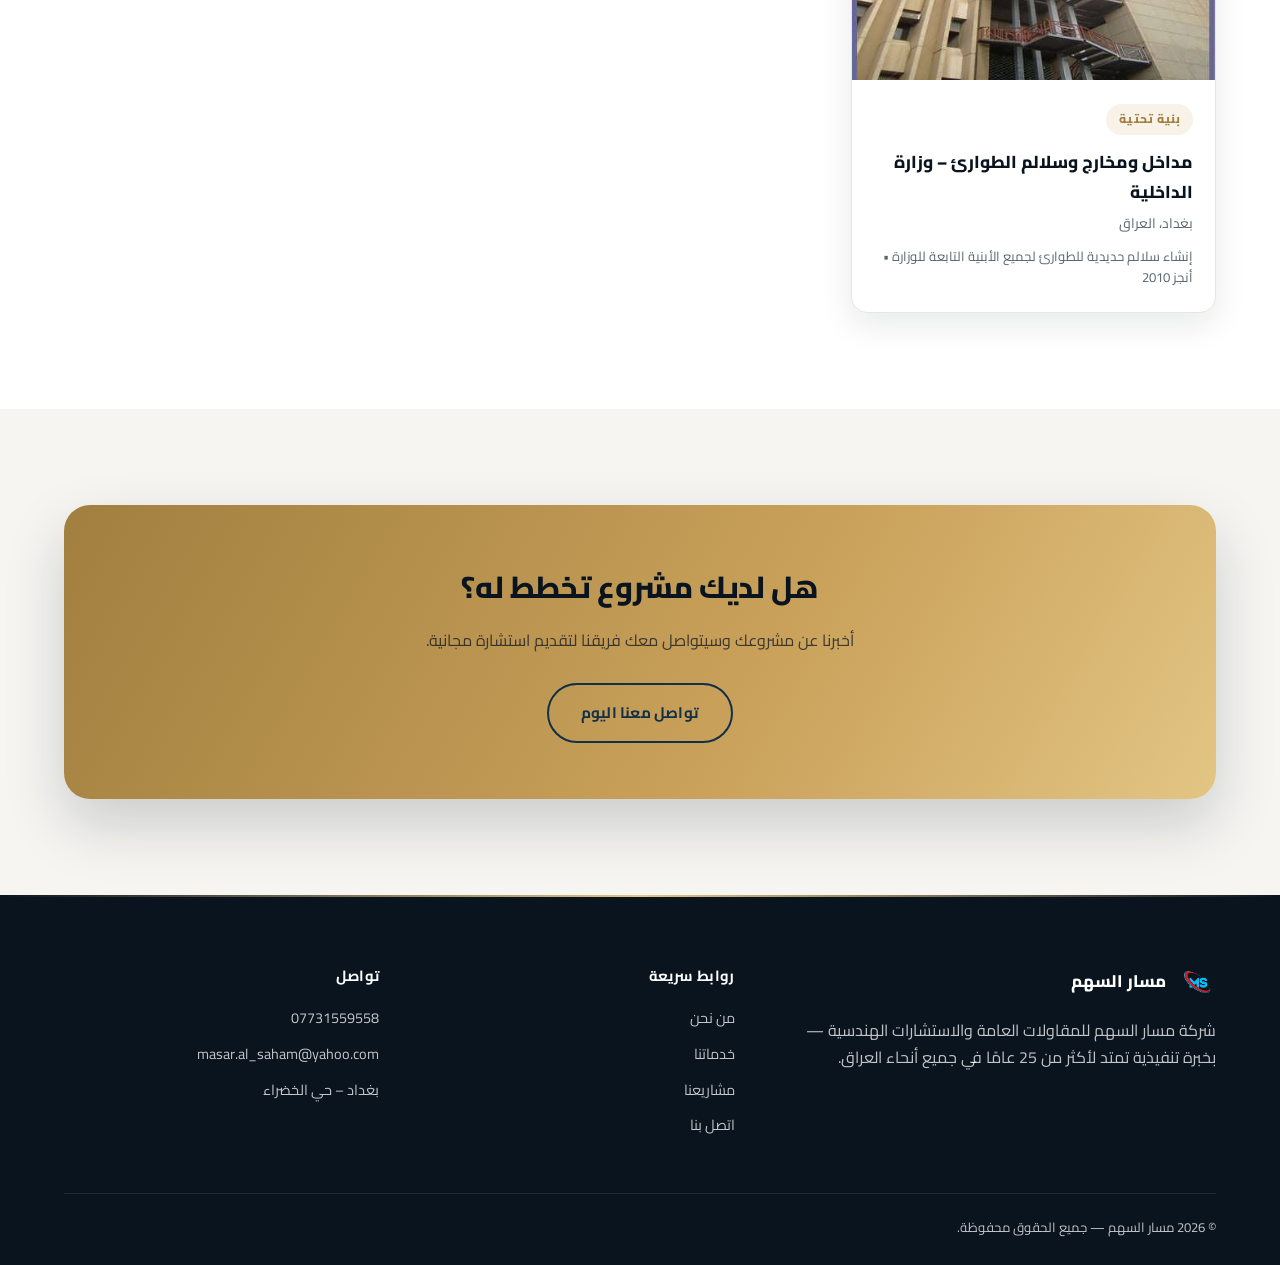
<file: projects.html>
<!DOCTYPE html>
<html lang="ar" dir="rtl">
<head>
<meta charset="UTF-8">
<meta name="viewport" content="width=device-width, initial-scale=1.0">
<title data-i18n-title="meta.title.projects">مشاريعنا | شركة مسار السهم</title>
<link rel="icon" href="assets/logo_new.png" type="image/png">
<link rel="preconnect" href="https://fonts.googleapis.com">
<link href="https://fonts.googleapis.com/css2?family=Cairo:wght@400;600;700;800&display=swap" rel="stylesheet">
<link rel="stylesheet" href="css/style.css">
</head>
<body>

<div class="topbar"></div>
<header class="site-header">
  <div class="header-inner">
    <a href="index.html" class="brand">
      <img src="assets/logo_new.png" alt="Masar Al-Saham logo">
      <span class="brand-text">
        <span data-i18n="brand.name">مسار السهم</span>
        <small data-i18n="brand.tagline">مقاولات عامة واستشارات هندسية</small>
      </span>
    </a>
    <nav class="main-nav" id="main-nav">
      <ul>
        <li><a href="index.html" data-i18n="nav.home">الرئيسية</a></li>
        <li><a href="about.html" data-i18n="nav.about">من نحن</a></li>
        <li><a href="services.html" data-i18n="nav.services">خدماتنا</a></li>
        <li><a href="projects.html" class="active" data-i18n="nav.projects">مشاريعنا</a></li>
        <li><a href="contact.html" data-i18n="nav.contact">اتصل بنا</a></li>
      </ul>
    </nav>
    <div class="header-actions">
      <button class="lang-toggle" id="lang-toggle-btn">English</button>
      <button class="nav-toggle" id="nav-toggle-btn" aria-label="Menu">
        <span></span><span></span><span></span>
      </button>
    </div>
  </div>
</header>

<section class="page-hero" style="--hero-img:url('../assets/proj2-shanashil.jpg');">
  <div class="breadcrumb" data-i18n="projects.hero.crumb">مشاريعنا</div>
  <h1 data-i18n="projects.hero.title">نماذج من أعمالنا في العراق</h1>
  <p data-i18n="projects.hero.desc">نظرة على نوعية المشاريع التي ننفذها في مدن على مستوى البلاد.</p>
</section>

<section>
  <div class="container">
    <p class="reveal" style="text-align:center; color:var(--text-mid); margin:-20px 0 40px; font-size:0.9rem;" data-i18n="projects.note">نماذج من مشاريعنا المنجزة والجارية في عدة محافظات عراقية.</p>
    <div class="grid grid-3">
      <div class="project-card reveal">
        <div class="project-thumb"><img src="assets/proj1-karbala-1.jpg" alt="Residential Complex – Karbala Gate" loading="lazy"></div>
        <div class="project-body">
          <span class="project-tag" data-i18n="proj1.tag">سكني</span>
          <h3 data-i18n="proj1.title">مجمع سكني – بوابة كربلاء</h3>
          <div class="loc" data-i18n="proj1.loc">كربلاء، العراق</div>
          <div class="detail" data-i18n="proj1.detail">250 وحدة سكنية • الجهة المستفيدة: شركة أمواج للاستثمار العقاري</div>
        </div>
      </div>
      <div class="project-card reveal" style="--reveal-delay:.06s">
        <div class="project-thumb"><img src="assets/proj2-shanashil.jpg" alt="Residential Complex – Shanashil Baghdad" loading="lazy"></div>
        <div class="project-body">
          <span class="project-tag" data-i18n="proj2.tag">سكني</span>
          <h3 data-i18n="proj2.title">مجمع سكني – شناشيل بغداد</h3>
          <div class="loc" data-i18n="proj2.loc">بغداد، العراق</div>
          <div class="detail" data-i18n="proj2.detail">64 وحدة سكنية</div>
        </div>
      </div>
      <div class="project-card reveal" style="--reveal-delay:.12s">
        <div class="project-thumb"><img src="assets/proj3-najaf-1.jpg" alt="Residential Complex – Bidour Al-Najaf" loading="lazy"></div>
        <div class="project-body">
          <span class="project-tag" data-i18n="proj3.tag">سكني</span>
          <h3 data-i18n="proj3.title">مجمع سكني – بدور النجف</h3>
          <div class="loc" data-i18n="proj3.loc">النجف، العراق</div>
          <div class="detail" data-i18n="proj3.detail">32 وحدة سكنية</div>
        </div>
      </div>
      <div class="project-card reveal">
        <div class="project-thumb"><img src="assets/proj4-gastanks.jpg" alt="Spherical Gas Storage Tanks" loading="lazy"></div>
        <div class="project-body">
          <span class="project-tag" data-i18n="proj4.tag">صناعي</span>
          <h3 data-i18n="proj4.title">خزانات كروية لتعبئة الغاز</h3>
          <div class="loc" data-i18n="proj4.loc">وزارة النفط، العراق</div>
          <div class="detail" data-i18n="proj4.detail">الجهة المستفيدة: شركة تعبئة الغاز • أعمال ركائز وأساسات وأعمدة كونكريتية للخزانات • 2022</div>
        </div>
      </div>
      <div class="project-card reveal" style="--reveal-delay:.06s">
        <div class="project-thumb"><img src="assets/proj5-tbi-1.jpg" alt="Trade Bank of Iraq (TBI) Renovation" loading="lazy"></div>
        <div class="project-body">
          <span class="project-tag" data-i18n="proj5.tag">ترميم</span>
          <h3 data-i18n="proj5.title">ترميم وصيانة بناية مصرف التجارة الدولي (TBI)</h3>
          <div class="loc" data-i18n="proj5.loc">شارع الرشيد، بغداد</div>
          <div class="detail" data-i18n="proj5.detail">ترميم 6 طوابق مع السرداب وكافة الأعمال الكهربائية والصحية والتبريد</div>
        </div>
      </div>
      <div class="project-card reveal" style="--reveal-delay:.12s">
        <div class="project-thumb"><img src="assets/proj6-nahrain.jpg" alt="Al-Nahrain University Dormitory Building" loading="lazy"></div>
        <div class="project-body">
          <span class="project-tag" data-i18n="proj6.tag">مؤسسي</span>
          <h3 data-i18n="proj6.title">تكملة بناية الأقسام الداخلية – جامعة النهرين</h3>
          <div class="loc" data-i18n="proj6.loc">بغداد، العراق</div>
          <div class="detail" data-i18n="proj6.detail">أعمال بناء وتشطيبات وواجهات زجاجية • أنجز 2023</div>
        </div>
      </div>
      <div class="project-card reveal">
        <div class="project-thumb"><img src="assets/proj7-interior.jpg" alt="Ministry of Interior Emergency Stairs" loading="lazy"></div>
        <div class="project-body">
          <span class="project-tag" data-i18n="proj7.tag">بنية تحتية</span>
          <h3 data-i18n="proj7.title">مداخل ومخارج وسلالم الطوارئ – وزارة الداخلية</h3>
          <div class="loc" data-i18n="proj7.loc">بغداد، العراق</div>
          <div class="detail" data-i18n="proj7.detail">إنشاء سلالم حديدية للطوارئ لجميع الأبنية التابعة للوزارة • أنجز 2010</div>
        </div>
      </div>
    </div>
  </div>
</section>

<section class="section-alt">
  <div class="container">
    <div class="cta-banner reveal">
      <h2 data-i18n="home.cta.title">هل لديك مشروع تخطط له؟</h2>
      <p data-i18n="home.cta.desc">أخبرنا عن مشروعك وسيتواصل معك فريقنا لتقديم استشارة مجانية.</p>
      <a href="contact.html" class="btn btn-outline-dark" data-i18n="home.cta.btn">تواصل معنا اليوم</a>
    </div>
  </div>
</section>

<footer class="site-footer">
  <div class="container">
    <div class="footer-grid">
      <div>
        <div class="footer-brand">
          <img src="assets/logo_new.png" alt="Masar Al-Saham logo">
          <span data-i18n="brand.name">مسار السهم</span>
        </div>
        <p data-i18n="footer.about.text">شركة مسار السهم للمقاولات العامة والاستشارات الهندسية — بخبرة تنفيذية تمتد لأكثر من 25 عامًا في جميع أنحاء العراق.</p>
      </div>
      <div class="footer-col">
        <h4 data-i18n="footer.quicklinks.title">روابط سريعة</h4>
        <ul>
          <li><a href="about.html" data-i18n="nav.about">من نحن</a></li>
          <li><a href="services.html" data-i18n="nav.services">خدماتنا</a></li>
          <li><a href="projects.html" data-i18n="nav.projects">مشاريعنا</a></li>
          <li><a href="contact.html" data-i18n="nav.contact">اتصل بنا</a></li>
        </ul>
      </div>
      <div class="footer-col">
        <h4 data-i18n="footer.contact.title">تواصل</h4>
        <ul>
          <li data-i18n="contact.phone.value">07731559558</li>
          <li data-i18n="contact.email.value">masar.al_saham@yahoo.com</li>
          <li data-i18n="contact.address.value">بغداد – حي الخضراء</li>
        </ul>
      </div>
    </div>
    <div class="footer-bottom">
      <span>© <span id="footer-year">2026</span> <span data-i18n="brand.name">مسار السهم</span> — <span data-i18n="footer.rights">جميع الحقوق محفوظة.</span></span>
    </div>
  </div>
</footer>

<script src="js/i18n.js"></script>
<script src="js/main.js"></script>
</body>
</html>
</file>
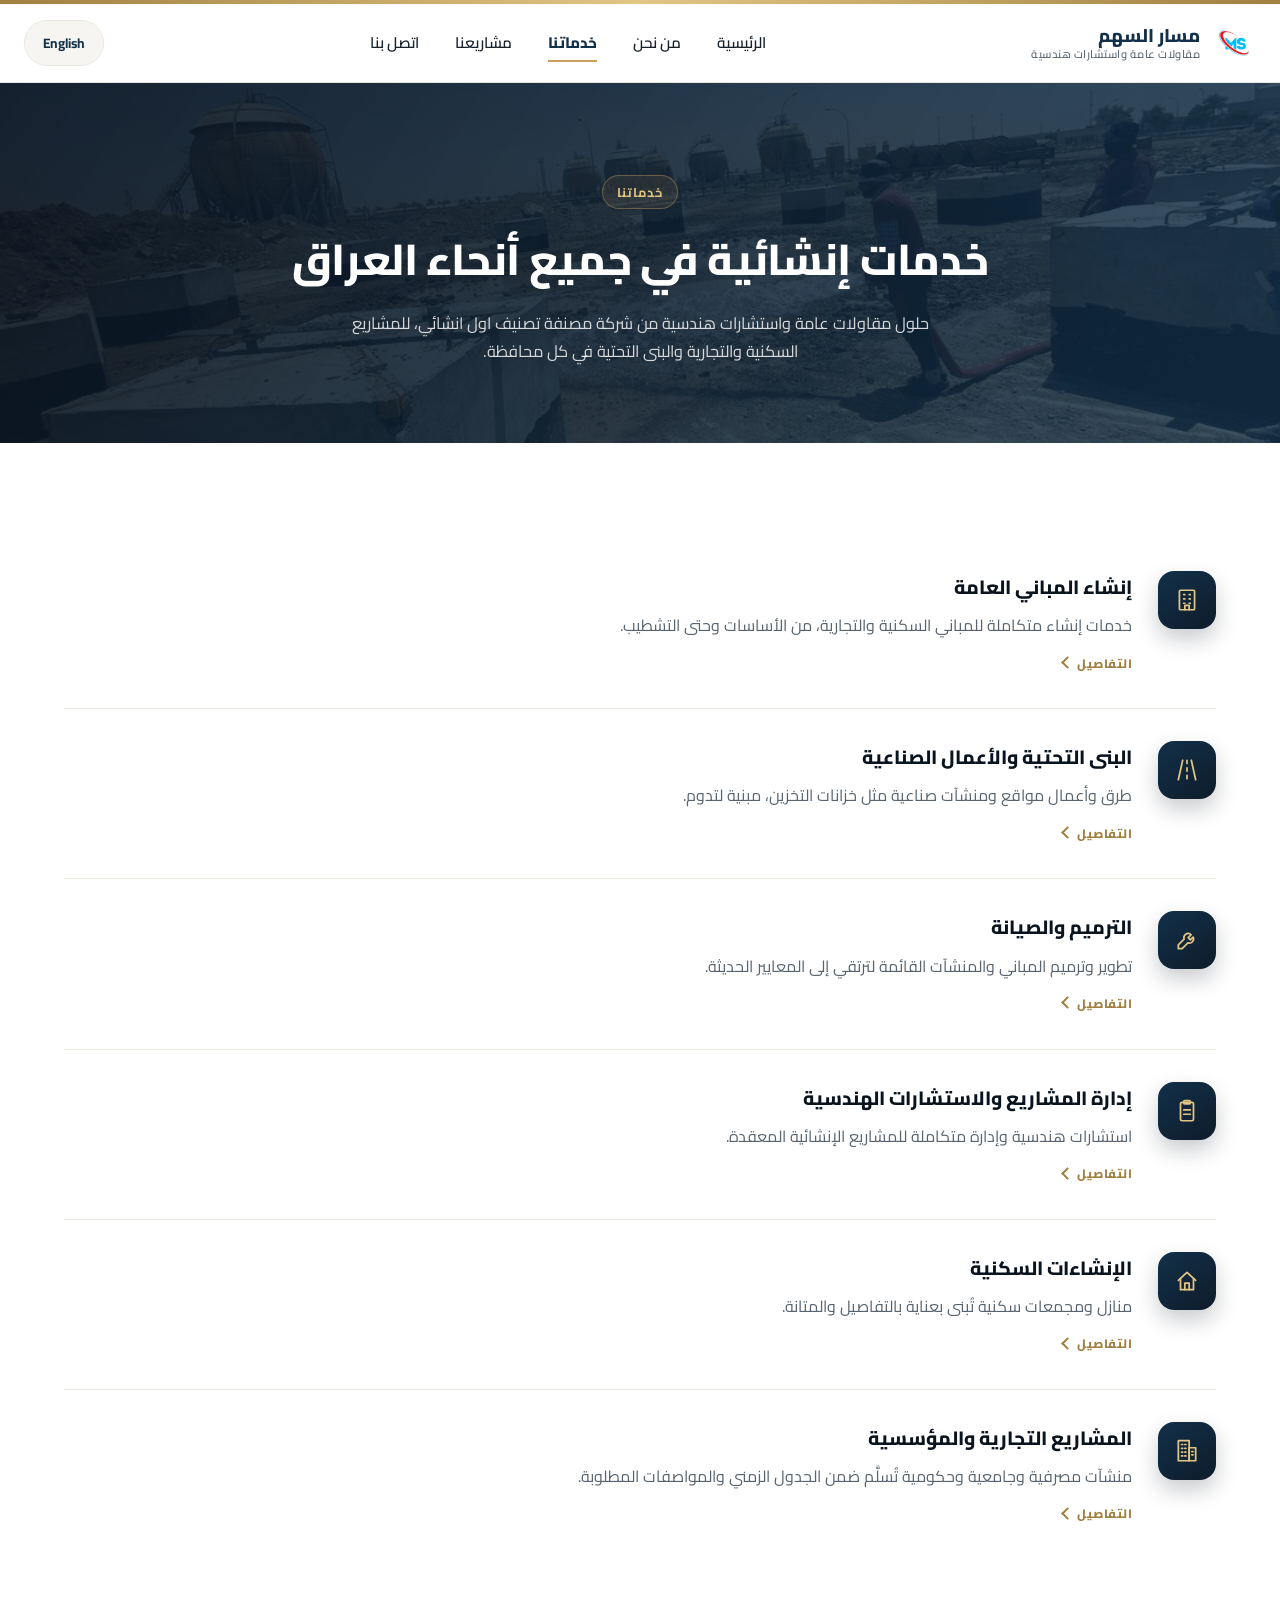
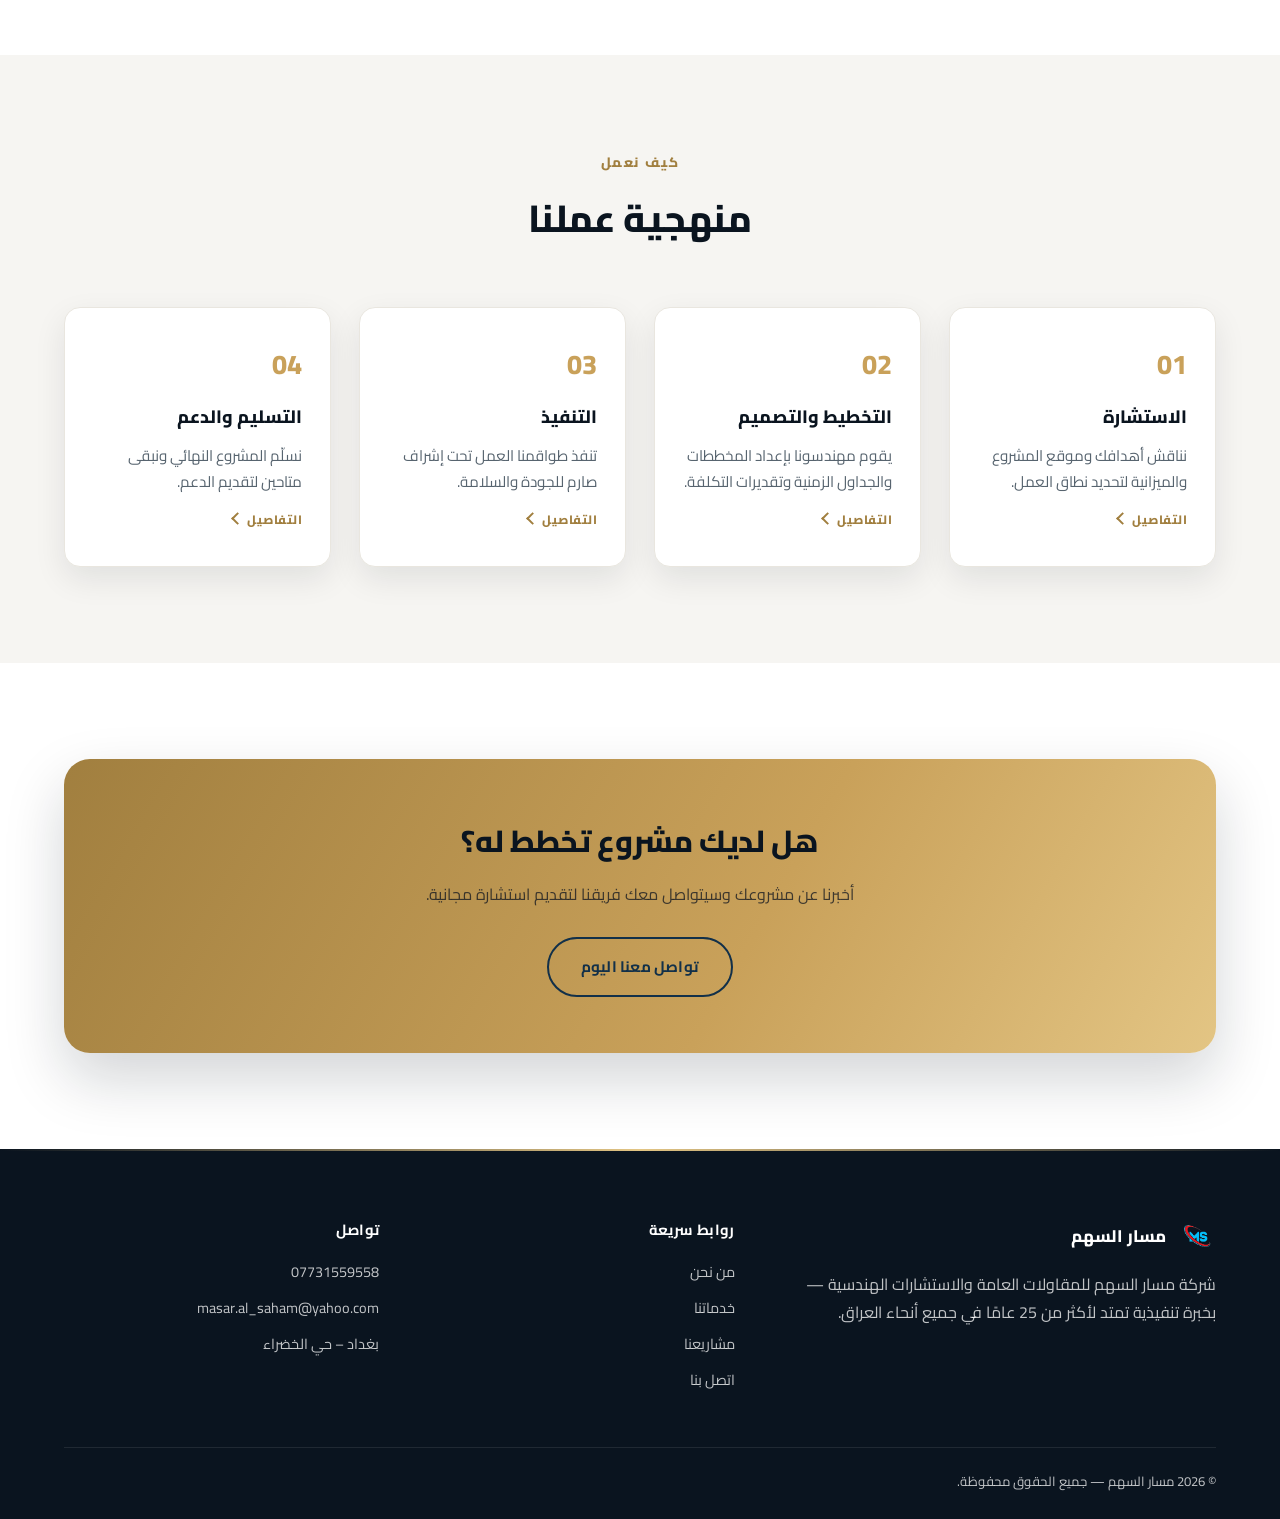
<file: services.html>
<!DOCTYPE html>
<html lang="ar" dir="rtl">
<head>
<meta charset="UTF-8">
<meta name="viewport" content="width=device-width, initial-scale=1.0">
<title data-i18n-title="meta.title.services">خدماتنا | شركة مسار السهم</title>
<link rel="icon" href="assets/logo_new.png" type="image/png">
<link rel="preconnect" href="https://fonts.googleapis.com">
<link href="https://fonts.googleapis.com/css2?family=Cairo:wght@400;600;700;800&display=swap" rel="stylesheet">
<link rel="stylesheet" href="css/style.css">
</head>
<body>

<div class="topbar"></div>
<header class="site-header">
  <div class="header-inner">
    <a href="index.html" class="brand">
      <img src="assets/logo_new.png" alt="Masar Al-Saham logo">
      <span class="brand-text">
        <span data-i18n="brand.name">مسار السهم</span>
        <small data-i18n="brand.tagline">مقاولات عامة واستشارات هندسية</small>
      </span>
    </a>
    <nav class="main-nav" id="main-nav">
      <ul>
        <li><a href="index.html" data-i18n="nav.home">الرئيسية</a></li>
        <li><a href="about.html" data-i18n="nav.about">من نحن</a></li>
        <li><a href="services.html" class="active" data-i18n="nav.services">خدماتنا</a></li>
        <li><a href="projects.html" data-i18n="nav.projects">مشاريعنا</a></li>
        <li><a href="contact.html" data-i18n="nav.contact">اتصل بنا</a></li>
      </ul>
    </nav>
    <div class="header-actions">
      <button class="lang-toggle" id="lang-toggle-btn">English</button>
      <button class="nav-toggle" id="nav-toggle-btn" aria-label="Menu">
        <span></span><span></span><span></span>
      </button>
    </div>
  </div>
</header>

<section class="page-hero" style="--hero-img:url('../assets/proj4-gastanks.jpg');">
  <div class="breadcrumb" data-i18n="services.hero.crumb">خدماتنا</div>
  <h1 data-i18n="services.hero.title">خدمات إنشائية في جميع أنحاء العراق</h1>
  <p data-i18n="services.hero.desc">حلول مقاولات عامة للمشاريع السكنية والتجارية والبنى التحتية في كل محافظة.</p>
</section>

<section>
  <div class="container">
    <div class="service-row expandable reveal">
      <div class="icon icon-badge" data-icon="building"></div>
      <div>
        <h3 data-i18n="svc.general.title">إنشاء المباني العامة</h3>
        <p data-i18n="svc.general.desc">خدمات إنشاء متكاملة للمباني السكنية والتجارية، من الأساسات وحتى التشطيب.</p>
        <p class="card-more" data-i18n="svc.general.more">نتولى تنفيذ المباني السكنية والتجارية والحكومية من الحفر والأساسات وحتى التشطيبات النهائية، بإشراف هندسي كامل في كل مرحلة.</p>
        <span class="expand-hint" data-i18n="ui.moreDetails">التفاصيل</span>
      </div>
    </div>
    <div class="service-row expandable reveal">
      <div class="icon icon-badge" data-icon="road"></div>
      <div>
        <h3 data-i18n="svc.infra.title">البنى التحتية وأعمال الطرق</h3>
        <p data-i18n="svc.infra.desc">طرق وأعمال مواقع ومشاريع بنية تحتية عامة مبنية لتدوم.</p>
        <p class="card-more" data-i18n="svc.infra.more">ننفذ مشاريع الطرق والجسور وأعمال الصرف الصحي والبنية التحتية العامة وفق المواصفات الفنية العراقية والدولية.</p>
        <span class="expand-hint" data-i18n="ui.moreDetails">التفاصيل</span>
      </div>
    </div>
    <div class="service-row expandable reveal">
      <div class="icon icon-badge" data-icon="wrench"></div>
      <div>
        <h3 data-i18n="svc.renovation.title">الترميم والصيانة</h3>
        <p data-i18n="svc.renovation.desc">تطوير وترميم المباني والمنشآت القائمة لترتقي إلى المعايير الحديثة.</p>
        <p class="card-more" data-i18n="svc.renovation.more">نعيد تأهيل المباني والمنشآت القديمة وتحديثها لترتقي إلى معايير السلامة والكفاءة الحديثة، بأقل تكلفة وأقصر وقت ممكن.</p>
        <span class="expand-hint" data-i18n="ui.moreDetails">التفاصيل</span>
      </div>
    </div>
    <div class="service-row expandable reveal">
      <div class="icon icon-badge" data-icon="clipboard"></div>
      <div>
        <h3 data-i18n="svc.pm.title">إدارة المشاريع والاستشارات الهندسية</h3>
        <p data-i18n="svc.pm.desc">استشارات هندسية وإدارة متكاملة للمشاريع الإنشائية المعقدة.</p>
        <p class="card-more" data-i18n="svc.pm.more">نقدم خدمات استشارية متكاملة تشمل دراسة الجدوى والتصميم الهندسي وإدارة العطاءات ومتابعة التنفيذ لضمان نجاح المشروع من الفكرة حتى التسليم.</p>
        <span class="expand-hint" data-i18n="ui.moreDetails">التفاصيل</span>
      </div>
    </div>
    <div class="service-row expandable reveal">
      <div class="icon icon-badge" data-icon="home"></div>
      <div>
        <h3 data-i18n="svc.residential.title">الإنشاءات السكنية</h3>
        <p data-i18n="svc.residential.desc">منازل ومجمعات سكنية تُبنى بعناية بالتفاصيل والمتانة.</p>
        <p class="card-more" data-i18n="svc.residential.more">نصمم وننفذ منازل ومجمعات سكنية تجمع بين الجودة والتصميم العصري وراحة الساكن، مع مراعاة دقيقة لكل التفاصيل.</p>
        <span class="expand-hint" data-i18n="ui.moreDetails">التفاصيل</span>
      </div>
    </div>
    <div class="service-row expandable reveal">
      <div class="icon icon-badge" data-icon="office"></div>
      <div>
        <h3 data-i18n="svc.commercial.title">المشاريع التجارية والصناعية</h3>
        <p data-i18n="svc.commercial.desc">منشآت تجارية ومكتبية وصناعية تُسلَّم ضمن الجدول الزمني والمواصفات المطلوبة.</p>
        <p class="card-more" data-i18n="svc.commercial.more">ننفذ المباني التجارية والمكاتب والمنشآت الصناعية بما يلبي المتطلبات التشغيلية الخاصة لكل قطاع، ضمن الجدول الزمني والمواصفات المطلوبة.</p>
        <span class="expand-hint" data-i18n="ui.moreDetails">التفاصيل</span>
      </div>
    </div>
  </div>
</section>

<section class="section-alt">
  <div class="container">
    <div class="section-head reveal">
      <span class="section-eyebrow" data-i18n="services.process.eyebrow">كيف نعمل</span>
      <h2 data-i18n="services.process.title">منهجية عملنا</h2>
    </div>
    <div class="grid grid-4">
      <div class="card expandable reveal">
        <div style="font-size:1.7rem; font-weight:800; color:var(--orange); margin-bottom:14px; font-family:Cairo;">01</div>
        <h3 data-i18n="step1.title">الاستشارة</h3>
        <p data-i18n="step1.desc">نناقش أهدافك وموقع المشروع والميزانية.</p>
        <p class="card-more" data-i18n="step1.more">نلتقي بك للاستماع إلى أهدافك ومتطلبات الموقع والميزانية المتاحة، ونقدم استشارة أولية مجانية لتحديد أفضل مسار للمشروع.</p>
        <span class="expand-hint" data-i18n="ui.moreDetails">التفاصيل</span>
      </div>
      <div class="card expandable reveal" style="--reveal-delay:.08s">
        <div style="font-size:1.7rem; font-weight:800; color:var(--orange); margin-bottom:14px; font-family:Cairo;">02</div>
        <h3 data-i18n="step2.title">التخطيط والتصميم</h3>
        <p data-i18n="step2.desc">إعداد المخططات والجداول الزمنية وتقديرات التكلفة.</p>
        <p class="card-more" data-i18n="step2.more">يقوم فريقنا الهندسي بإعداد المخططات التفصيلية والجداول الزمنية وتقديرات التكلفة الدقيقة قبل بدء أي عمل تنفيذي.</p>
        <span class="expand-hint" data-i18n="ui.moreDetails">التفاصيل</span>
      </div>
      <div class="card expandable reveal" style="--reveal-delay:.16s">
        <div style="font-size:1.7rem; font-weight:800; color:var(--orange); margin-bottom:14px; font-family:Cairo;">03</div>
        <h3 data-i18n="step3.title">التنفيذ</h3>
        <p data-i18n="step3.desc">تنفذ طواقمنا العمل تحت إشراف صارم للجودة والسلامة.</p>
        <p class="card-more" data-i18n="step3.more">تنفذ طواقمنا الفنية العمل ميدانيًا تحت إشراف هندسي مستمر، مع فحوصات جودة وسلامة دورية في كل مرحلة.</p>
        <span class="expand-hint" data-i18n="ui.moreDetails">التفاصيل</span>
      </div>
      <div class="card expandable reveal" style="--reveal-delay:.24s">
        <div style="font-size:1.7rem; font-weight:800; color:var(--orange); margin-bottom:14px; font-family:Cairo;">04</div>
        <h3 data-i18n="step4.title">التسليم والدعم</h3>
        <p data-i18n="step4.desc">نسلّم المشروع النهائي ونبقى متاحين لتقديم الدعم.</p>
        <p class="card-more" data-i18n="step4.more">نسلم المشروع جاهزًا للاستخدام مع توثيق كامل، ونبقى على تواصل لتقديم الدعم الفني بعد التسليم.</p>
        <span class="expand-hint" data-i18n="ui.moreDetails">التفاصيل</span>
      </div>
    </div>
  </div>
</section>

<section>
  <div class="container">
    <div class="cta-banner reveal">
      <h2 data-i18n="home.cta.title">هل لديك مشروع تخطط له؟</h2>
      <p data-i18n="home.cta.desc">أخبرنا عن مشروعك وسيتواصل معك فريقنا لتقديم استشارة مجانية.</p>
      <a href="contact.html" class="btn btn-outline-dark" data-i18n="home.cta.btn">تواصل معنا اليوم</a>
    </div>
  </div>
</section>

<footer class="site-footer">
  <div class="container">
    <div class="footer-grid">
      <div>
        <div class="footer-brand">
          <img src="assets/logo_new.png" alt="Masar Al-Saham logo">
          <span data-i18n="brand.name">مسار السهم</span>
        </div>
        <p data-i18n="footer.about.text">شركة مسار السهم للمقاولات العامة والاستشارات الهندسية — بخبرة تنفيذية تمتد لأكثر من 25 عامًا في جميع أنحاء العراق.</p>
      </div>
      <div class="footer-col">
        <h4 data-i18n="footer.quicklinks.title">روابط سريعة</h4>
        <ul>
          <li><a href="about.html" data-i18n="nav.about">من نحن</a></li>
          <li><a href="services.html" data-i18n="nav.services">خدماتنا</a></li>
          <li><a href="projects.html" data-i18n="nav.projects">مشاريعنا</a></li>
          <li><a href="contact.html" data-i18n="nav.contact">اتصل بنا</a></li>
        </ul>
      </div>
      <div class="footer-col">
        <h4 data-i18n="footer.contact.title">تواصل</h4>
        <ul>
          <li data-i18n="contact.phone.value">07731559558</li>
          <li data-i18n="contact.email.value">masar.al_saham@yahoo.com</li>
          <li data-i18n="contact.address.value">بغداد – حي الخضراء</li>
        </ul>
      </div>
    </div>
    <div class="footer-bottom">
      <span>© <span id="footer-year">2026</span> <span data-i18n="brand.name">مسار السهم</span> — <span data-i18n="footer.rights">جميع الحقوق محفوظة.</span></span>
    </div>
  </div>
</footer>

<script src="js/i18n.js"></script>
<script src="js/main.js"></script>
</body>
</html>
</file>
<file: css/style.css>
/* ===== Masar Al-Saham Company — Stylesheet (Premium Redesign) ===== */

:root {
  /* Core palette — deep engineering navy + brushed gold accent */
  --navy: #123049;
  --navy-dark: #0a141f;
  --navy-light: #1a4266;
  --navy-900: #0e1c2b;
  --navy-line: rgba(255,255,255,0.09);
  --orange: #c9a15a;         /* now "gold" — kept var name for compatibility */
  --orange-dark: #a17f3f;
  --gold-light: #e3c584;
  --grey-bg: #f6f5f2;
  --grey-line: #e9e6df;
  --text-dark: #16212c;
  --text-mid: #57646f;
  --text-soft: #8b97a1;
  --white: #ffffff;
  --radius: 16px;
  --radius-sm: 10px;
  --radius-lg: 26px;
  --shadow: 0 12px 32px rgba(10,20,31,0.09);
  --shadow-strong: 0 26px 60px rgba(10,20,31,0.18);
  --shadow-gold: 0 14px 30px rgba(169,131,63,0.32);
  --ease: cubic-bezier(.22,.61,.36,1);
  font-size: 16px;
}

* { box-sizing: border-box; }

html, body {
  margin: 0;
  padding: 0;
  scroll-behavior: smooth;
}

body {
  font-family: "Cairo", "Segoe UI", Tahoma, Arial, sans-serif;
  color: var(--text-dark);
  background: var(--white);
  line-height: 1.72;
  -webkit-font-smoothing: antialiased;
  overflow-x: hidden;
}

img { max-width: 100%; display: block; }
a { color: inherit; text-decoration: none; }
ul { list-style: none; margin: 0; padding: 0; }
button { font-family: inherit; cursor: pointer; }

.container {
  width: 100%;
  max-width: 1200px;
  margin: 0 auto;
  padding: 0 24px;
}

/* ===== Scroll reveal ===== */
.reveal {
  opacity: 0;
  transform: translateY(26px);
  transition: opacity 0.7s var(--ease), transform 0.7s var(--ease);
  transition-delay: var(--reveal-delay, 0s);
}
.reveal.is-visible { opacity: 1; transform: translateY(0); }
@media (prefers-reduced-motion: reduce) {
  .reveal { opacity: 1; transform: none; transition: none; }
}

/* ===== Buttons ===== */
.btn {
  display: inline-flex;
  align-items: center;
  gap: 10px;
  padding: 15px 32px;
  border-radius: 999px;
  font-weight: 700;
  font-size: 0.95rem;
  letter-spacing: 0.2px;
  border: 2px solid transparent;
  transition: transform 0.28s var(--ease), box-shadow 0.28s var(--ease), background 0.28s var(--ease), color 0.28s var(--ease), border-color 0.28s var(--ease);
  position: relative;
}
.btn-primary {
  background: linear-gradient(135deg, var(--gold-light), var(--orange) 55%, var(--orange-dark));
  color: var(--navy-dark);
  box-shadow: 0 10px 24px rgba(169,131,63,0.28);
}
.btn-primary:hover { transform: translateY(-3px); box-shadow: var(--shadow-gold); }
.btn-outline {
  background: rgba(255,255,255,0.04);
  border-color: rgba(255,255,255,0.55);
  color: var(--white);
  backdrop-filter: blur(2px);
}
.btn-outline:hover { background: rgba(255,255,255,0.14); border-color: var(--white); transform: translateY(-3px); }
.btn-outline-dark {
  background: transparent;
  border-color: var(--navy);
  color: var(--navy);
}
.btn-outline-dark:hover { background: var(--navy); color: var(--white); border-color: var(--navy); transform: translateY(-3px); }

/* ===== Icons (inline SVG injected via data-icon) ===== */
.icon svg { width: 26px; height: 26px; display: block; }
.icon-badge {
  width: 58px; height: 58px;
  border-radius: 16px;
  display: flex; align-items: center; justify-content: center;
  background: linear-gradient(145deg, var(--navy), var(--navy-900));
  color: var(--gold-light);
  box-shadow: 0 10px 22px rgba(10,20,31,0.22);
  flex-shrink: 0;
  transition: transform 0.35s var(--ease);
}
.card:hover .icon-badge, .service-row:hover .icon-badge { transform: translateY(-3px) scale(1.04); }

/* ===== Header ===== */
.topbar {
  height: 4px;
  background: linear-gradient(90deg, var(--orange-dark), var(--gold-light), var(--orange-dark));
}
.site-header {
  position: sticky;
  top: 0;
  z-index: 100;
  background: rgba(255,255,255,0.92);
  backdrop-filter: blur(10px);
  border-bottom: 1px solid var(--grey-line);
  transition: box-shadow 0.3s var(--ease), padding 0.3s var(--ease);
}
.site-header.scrolled { box-shadow: 0 8px 24px rgba(10,20,31,0.08); }
.header-inner {
  display: flex;
  align-items: center;
  justify-content: space-between;
  padding: 16px 24px;
  transition: padding 0.3s var(--ease);
}
.site-header.scrolled .header-inner { padding: 11px 24px; }
.brand {
  display: flex;
  align-items: center;
  gap: 12px;
  font-weight: 800;
  font-size: 1.15rem;
  color: var(--navy);
}
.brand img { width: 44px; height: 44px; transition: width 0.3s var(--ease), height 0.3s var(--ease); }
.site-header.scrolled .brand img { width: 38px; height: 38px; }
.brand .brand-text { display: flex; flex-direction: column; line-height: 1.2; }
.brand .brand-text small { font-weight: 500; font-size: 0.7rem; color: var(--text-mid); letter-spacing: 0.5px; }

.main-nav ul { display: flex; gap: 4px; align-items: center; }
.main-nav a {
  position: relative;
  padding: 10px 16px;
  border-radius: 8px;
  font-weight: 600;
  font-size: 0.95rem;
  color: var(--text-dark);
  transition: color 0.2s;
}
.main-nav a::after {
  content: "";
  position: absolute;
  left: 16px; right: 16px; bottom: 5px;
  height: 2px;
  background: var(--orange);
  transform: scaleX(0);
  transform-origin: center;
  transition: transform 0.3s var(--ease);
}
.main-nav a:hover { color: var(--navy); }
.main-nav a:hover::after, .main-nav a.active::after { transform: scaleX(1); }
.main-nav a.active { color: var(--navy); font-weight: 800; }

.header-actions { display: flex; align-items: center; gap: 10px; }
.lang-toggle {
  background: var(--grey-bg);
  border: 1px solid var(--grey-line);
  border-radius: 999px;
  padding: 9px 18px;
  font-weight: 700;
  font-size: 0.85rem;
  color: var(--navy);
  transition: background 0.2s, border-color 0.2s;
}
.lang-toggle:hover { background: var(--white); border-color: var(--orange); }

.nav-toggle {
  display: none;
  background: none;
  border: none;
  flex-direction: column;
  gap: 5px;
  padding: 6px;
}
.nav-toggle span { width: 24px; height: 2.5px; background: var(--navy); border-radius: 2px; transition: transform 0.25s, opacity 0.25s; }

/* ===== Hero (home) ===== */
.hero {
  position: relative;
  min-height: 88vh;
  display: flex;
  align-items: center;
  color: var(--white);
  overflow: hidden;
  background: linear-gradient(135deg, var(--navy-dark) 0%, rgba(10,20,31,0.86) 42%, rgba(10,20,31,0.55) 100%), var(--hero-img, linear-gradient(135deg, var(--navy-dark), var(--navy)));
  background-size: cover;
  background-position: center 35%;
}
.hero-grid-pattern {
  position: absolute;
  inset: 0;
  background-image:
    repeating-linear-gradient(0deg, rgba(255,255,255,0.045) 0 1px, transparent 1px 64px),
    repeating-linear-gradient(90deg, rgba(255,255,255,0.045) 0 1px, transparent 1px 64px);
  z-index: 1;
  mask-image: linear-gradient(180deg, rgba(0,0,0,0.9), transparent 85%);
}
.hero-inner {
  position: relative;
  z-index: 2;
  padding: 90px 24px 120px;
  max-width: 780px;
  margin: 0 auto;
  text-align: center;
}
.hero-eyebrow {
  display: inline-flex;
  align-items: center;
  gap: 8px;
  background: rgba(201,161,90,0.12);
  color: var(--gold-light);
  border: 1px solid rgba(201,161,90,0.45);
  padding: 8px 18px;
  border-radius: 999px;
  font-size: 0.8rem;
  font-weight: 700;
  letter-spacing: 0.6px;
  margin-bottom: 26px;
}
.hero h1 {
  font-size: clamp(2.1rem, 5.2vw, 3.5rem);
  font-weight: 800;
  margin: 0 0 20px;
  line-height: 1.22;
  letter-spacing: -0.5px;
  text-shadow: 0 4px 30px rgba(0,0,0,0.35);
}
.hero p {
  font-size: 1.12rem;
  color: rgba(255,255,255,0.86);
  margin: 0 0 38px;
  max-width: 620px;
  margin-inline: auto;
}
.hero-cta { display: flex; gap: 16px; justify-content: center; flex-wrap: wrap; }
.hero-shape {
  position: absolute;
  bottom: -2px;
  inset-inline: 0;
  height: 70px;
  background: var(--white);
  clip-path: polygon(0 100%, 100% 100%, 100% 45%, 0 100%);
  z-index: 2;
}
.hero-scroll-cue {
  position: absolute;
  bottom: 26px;
  left: 50%;
  transform: translateX(-50%);
  z-index: 3;
  width: 22px; height: 34px;
  border: 2px solid rgba(255,255,255,0.55);
  border-radius: 20px;
}
.hero-scroll-cue::after {
  content: "";
  position: absolute;
  top: 6px; left: 50%;
  width: 4px; height: 8px;
  background: var(--gold-light);
  border-radius: 3px;
  transform: translateX(-50%);
  animation: scrollcue 1.8s ease-in-out infinite;
}
@keyframes scrollcue {
  0% { opacity: 1; top: 6px; }
  70% { opacity: 0; top: 16px; }
  100% { opacity: 0; top: 16px; }
}

.page-hero {
  position: relative;
  background: linear-gradient(120deg, rgba(10,20,31,0.92), rgba(18,48,73,0.82)), var(--hero-img, linear-gradient(135deg, var(--navy-dark), var(--navy)));
  background-size: cover;
  background-position: center;
  color: var(--white);
  padding: 92px 24px 78px;
  text-align: center;
}
.page-hero h1 { font-size: clamp(1.9rem, 4.2vw, 2.7rem); margin: 0 0 12px; font-weight: 800; letter-spacing: -0.3px; }
.page-hero p { color: rgba(255,255,255,0.82); max-width: 620px; margin: 0 auto; font-size: 1.02rem; }
.breadcrumb {
  display: inline-block;
  font-size: 0.8rem;
  color: var(--gold-light);
  margin-bottom: 14px;
  font-weight: 700;
  letter-spacing: 1px;
  text-transform: uppercase;
  padding: 5px 14px;
  border: 1px solid rgba(201,161,90,0.4);
  border-radius: 999px;
  background: rgba(201,161,90,0.1);
}

/* ===== Editorial feature tiles ===== */
.feature-tiles {
  display: grid;
  grid-template-columns: repeat(3, 1fr);
}
.feature-tile {
  position: relative;
  min-height: 460px;
  overflow: hidden;
  display: flex;
  align-items: flex-end;
  background-image: linear-gradient(180deg, rgba(10,20,31,0.05) 0%, rgba(10,20,31,0.86) 100%), var(--tile-img);
  background-size: cover;
  background-position: center;
  color: var(--white);
  isolation: isolate;
}
.feature-tile::before {
  content: "";
  position: absolute;
  inset: 0;
  background: rgba(10,20,31,0.35);
  opacity: 0;
  transition: opacity 0.45s var(--ease);
  z-index: 0;
}
.feature-tile:hover::before { opacity: 1; }
.feature-tile-inner {
  position: relative;
  z-index: 1;
  padding: 40px 34px 40px;
  width: 100%;
}
.feature-tile-eyebrow {
  display: block;
  font-size: 0.76rem;
  font-weight: 800;
  letter-spacing: 1.6px;
  text-transform: uppercase;
  color: var(--gold-light);
  margin-bottom: 10px;
}
.feature-tile h3 {
  font-size: 1.55rem;
  font-weight: 800;
  margin: 0 0 4px;
  letter-spacing: -0.2px;
}
.feature-tile-desc {
  max-height: 0;
  opacity: 0;
  overflow: hidden;
  transition: max-height 0.45s var(--ease), opacity 0.35s var(--ease), margin-top 0.45s var(--ease);
  margin-top: 0;
  font-size: 0.92rem;
  color: rgba(255,255,255,0.85);
  line-height: 1.6;
}
.feature-tile:hover .feature-tile-desc,
.feature-tile:focus-within .feature-tile-desc {
  max-height: 140px;
  opacity: 1;
  margin-top: 10px;
}
.feature-tile-link {
  display: inline-flex;
  align-items: center;
  gap: 8px;
  margin-top: 16px;
  font-weight: 800;
  font-size: 0.85rem;
  color: var(--white);
  border-bottom: 1.5px solid var(--gold-light);
  padding-bottom: 3px;
  transition: gap 0.25s var(--ease), color 0.25s var(--ease);
}
.feature-tile:hover .feature-tile-link { gap: 12px; color: var(--gold-light); }
.feature-tile-link svg { width: 15px; height: 15px; transition: transform 0.25s var(--ease); }
[dir="rtl"] .feature-tile-link svg { transform: scaleX(-1); }
.feature-tile:hover .feature-tile-link svg { transform: translateX(3px); }
[dir="rtl"] .feature-tile:hover .feature-tile-link svg { transform: scaleX(-1) translateX(3px); }
@media (max-width: 960px) {
  .feature-tiles { grid-template-columns: 1fr; }
  .feature-tile { min-height: 320px; }
}

/* ===== Tabbed feature (numbered commitments) ===== */
.tab-feature {
  display: grid;
  grid-template-columns: 0.85fr 1.15fr;
  gap: 0;
  border-radius: var(--radius-lg);
  overflow: hidden;
  box-shadow: var(--shadow-strong);
  background: var(--white);
  border: 1px solid var(--grey-line);
}
.tab-feature-list { display: flex; flex-direction: column; }
.tab-feature-btn {
  display: flex;
  align-items: baseline;
  gap: 16px;
  text-align: start;
  padding: 24px 28px;
  background: var(--white);
  border: none;
  border-bottom: 1px solid var(--grey-line);
  cursor: pointer;
  transition: background 0.25s var(--ease);
}
.tab-feature-btn:last-child { border-bottom: none; }
.tab-feature-btn .tab-num {
  font-size: 0.85rem;
  font-weight: 800;
  color: var(--text-soft);
  flex-shrink: 0;
}
.tab-feature-btn .tab-label { font-weight: 800; color: var(--navy-dark); font-size: 1.02rem; }
.tab-feature-btn .tab-sub { display: block; margin-top: 4px; font-size: 0.85rem; color: var(--text-mid); font-weight: 500; }
.tab-feature-btn.active { background: var(--grey-bg); }
.tab-feature-btn.active .tab-num,
.tab-feature-btn.active .tab-label { color: var(--orange-dark); }
.tab-feature-btn:hover .tab-label { color: var(--orange-dark); }
.tab-feature-panel { position: relative; min-height: 380px; }
.tab-feature-media {
  position: absolute;
  inset: 0;
  display: none;
  background-image: linear-gradient(0deg, rgba(10,20,31,0.82) 0%, rgba(10,20,31,0.1) 55%), var(--tile-img);
  background-size: cover;
  background-position: center;
  align-items: flex-end;
}
.tab-feature-media.active { display: flex; }
.tab-feature-text { padding: 34px; color: var(--white); max-width: 460px; }
.tab-feature-text p { margin: 8px 0 0; color: rgba(255,255,255,0.86); font-size: 0.95rem; line-height: 1.65; }
@media (max-width: 960px) {
  .tab-feature { grid-template-columns: 1fr; }
  .tab-feature-panel { min-height: 280px; }
}

/* ===== Sections ===== */
section { padding: 96px 0; }
.section-tight { padding: 64px 0; }
.section-alt { background: var(--grey-bg); }
.section-head { text-align: center; max-width: 640px; margin: 0 auto 56px; }
.section-eyebrow {
  color: var(--orange-dark);
  font-weight: 800;
  font-size: 0.85rem;
  letter-spacing: 1.6px;
  text-transform: uppercase;
  margin-bottom: 12px;
  display: block;
}
.section-head h2 { font-size: clamp(1.7rem, 3.2vw, 2.35rem); margin: 0 0 14px; color: var(--navy-dark); font-weight: 800; letter-spacing: -0.3px; }
.section-head p { color: var(--text-mid); margin: 0; }

/* ===== Cards / Grids ===== */
.grid { display: grid; gap: 28px; }
.grid-4 { grid-template-columns: repeat(4, 1fr); }
.grid-3 { grid-template-columns: repeat(3, 1fr); }
.grid-2 { grid-template-columns: repeat(2, 1fr); }

.card {
  background: var(--white);
  border: 1px solid var(--grey-line);
  border-radius: var(--radius);
  padding: 34px 28px;
  box-shadow: var(--shadow);
  transition: transform 0.35s var(--ease), box-shadow 0.35s var(--ease), border-color 0.35s var(--ease);
  position: relative;
  overflow: hidden;
}
.card::before {
  content: "";
  position: absolute;
  top: 0; left: 0; right: 0;
  height: 3px;
  background: linear-gradient(90deg, var(--orange-dark), var(--gold-light));
  transform: scaleX(0);
  transform-origin: center;
  transition: transform 0.4s var(--ease);
}
.card:hover { transform: translateY(-7px); box-shadow: var(--shadow-strong); border-color: rgba(201,161,90,0.35); }
.card:hover::before { transform: scaleX(1); }
.card .icon { margin-bottom: 20px; }
.card h3 { margin: 0 0 10px; font-size: 1.12rem; color: var(--navy-dark); font-weight: 800; }
.card p { margin: 0; color: var(--text-mid); font-size: 0.95rem; }

.stat-strip {
  position: relative;
  background: var(--navy-dark);
  color: var(--white);
  padding: 56px 0;
  border-top: 1px solid var(--navy-line);
  border-bottom: 1px solid var(--navy-line);
}
.stat-grid { display: grid; grid-template-columns: repeat(4, 1fr); gap: 20px; text-align: center; }
.stat-grid > div { position: relative; }
.stat-grid > div:not(:last-child)::after {
  content: "";
  position: absolute;
  inset-inline-end: -10px;
  top: 10%; bottom: 10%;
  width: 1px;
  background: var(--navy-line);
}
.stat-grid .num { font-size: 2.4rem; font-weight: 800; color: var(--gold-light); letter-spacing: -0.5px; }
.stat-grid .label { color: rgba(255,255,255,0.72); font-size: 0.88rem; margin-top: 8px; }

/* ===== Services list ===== */
.service-row {
  display: flex;
  gap: 26px;
  align-items: flex-start;
  padding: 32px 0;
  border-bottom: 1px solid var(--grey-line);
  transition: padding-inline-start 0.3s var(--ease);
}
.service-row:hover { padding-inline-start: 8px; }
.service-row:last-child { border-bottom: none; }
.service-row h3 { margin: 0 0 8px; color: var(--navy-dark); font-size: 1.2rem; font-weight: 800; }
.service-row p { margin: 0; color: var(--text-mid); }

/* ===== Project cards ===== */
.project-card {
  border-radius: var(--radius);
  overflow: hidden;
  border: 1px solid var(--grey-line);
  background: var(--white);
  box-shadow: var(--shadow);
  transition: transform 0.35s var(--ease), box-shadow 0.35s var(--ease);
}
.project-card:hover { transform: translateY(-6px); box-shadow: var(--shadow-strong); }
.project-thumb {
  height: 210px;
  overflow: hidden;
  background: var(--grey-line);
  position: relative;
}
.project-thumb img { width: 100%; height: 100%; object-fit: cover; display: block; transition: transform 0.6s var(--ease); }
.project-card:hover .project-thumb img { transform: scale(1.08); }
.project-body { padding: 24px 22px; }
.project-tag {
  display: inline-block;
  background: rgba(201,161,90,0.14);
  color: var(--orange-dark);
  font-size: 0.75rem;
  font-weight: 800;
  padding: 5px 13px;
  border-radius: 999px;
  margin-bottom: 12px;
  letter-spacing: 0.3px;
}
.project-body h3 { margin: 0 0 6px; font-size: 1.08rem; color: var(--navy-dark); font-weight: 800; }
.project-body .loc { color: var(--text-mid); font-size: 0.85rem; }
.project-body .detail { color: var(--text-mid); font-size: 0.82rem; margin-top: 10px; line-height: 1.6; }

/* ===== About page ===== */
.about-grid { display: grid; grid-template-columns: 1.1fr 0.9fr; gap: 56px; align-items: center; }
.about-media {
  border-radius: var(--radius-lg);
  background: linear-gradient(135deg, var(--navy), var(--navy-light));
  min-height: 340px;
  display: flex; align-items: center; justify-content: center;
  color: rgba(255,255,255,0.5);
  font-weight: 700;
  text-align: center;
  padding: 24px;
  box-shadow: var(--shadow-strong);
}
.about-carousel { min-height: 340px; height: 440px; }
.about-carousel-img {
  position: absolute;
  inset: 0;
  width: 100%;
  height: 100%;
  object-fit: cover;
  opacity: 0;
  transform: scale(1.0);
  transition: opacity 1.4s ease-in-out, transform 6s linear;
  border-radius: var(--radius-lg);
}
.about-carousel-img.is-active { opacity: 1; transform: scale(1.09); }
.about-media::after {
  content: "";
  position: absolute;
  inset: 0;
  border-radius: var(--radius-lg);
  box-shadow: inset 0 -60px 70px -40px rgba(10,20,31,0.55);
  pointer-events: none;
}

.value-list { display: grid; grid-template-columns: repeat(2, 1fr); gap: 20px; margin-top: 24px; }
.value-item {
  display: flex; gap: 16px; align-items: flex-start;
  background: var(--white);
  border: 1px solid var(--grey-line);
  border-radius: var(--radius);
  padding: 24px;
  box-shadow: var(--shadow);
  transition: transform 0.3s var(--ease), box-shadow 0.3s var(--ease);
}
.value-item:hover { transform: translateY(-5px); box-shadow: var(--shadow-strong); }
.value-item h4 { margin: 0 0 6px; font-size: 1.02rem; color: var(--navy-dark); font-weight: 800; }
.value-item p { margin: 0; font-size: 0.9rem; color: var(--text-mid); }

/* ===== Expandable cards (click for more detail) ===== */
.expandable { cursor: pointer; }
.card-more {
  max-height: 0;
  overflow: hidden;
  opacity: 0;
  margin-top: 0;
  font-size: 0.88rem;
  line-height: 1.65;
  color: var(--text-mid);
  transition: max-height 0.45s var(--ease), opacity 0.35s var(--ease), margin-top 0.45s var(--ease);
}
.expandable.open .card-more {
  max-height: 260px;
  opacity: 1;
  margin-top: 14px;
}
.expand-hint {
  display: inline-flex;
  align-items: center;
  gap: 5px;
  margin-top: 14px;
  font-size: 0.76rem;
  font-weight: 800;
  color: var(--orange-dark);
  letter-spacing: 0.5px;
  text-transform: uppercase;
}
.expand-hint::after {
  content: "";
  width: 7px; height: 7px;
  border-inline-end: 2px solid currentColor;
  border-bottom: 2px solid currentColor;
  transform: rotate(45deg);
  transition: transform 0.3s var(--ease);
  margin-top: -3px;
}
.expandable.open .expand-hint::after { transform: rotate(225deg); margin-top: 3px; }

/* ===== Contact ===== */
.contact-grid { display: grid; grid-template-columns: 0.9fr 1.1fr; gap: 44px; }
.contact-info-card {
  background: linear-gradient(160deg, var(--navy-dark), var(--navy) 120%);
  color: var(--white);
  border-radius: var(--radius-lg);
  padding: 42px 34px;
  box-shadow: var(--shadow-strong);
}
.contact-info-card h3 { margin: 0 0 6px; font-size: 1.25rem; }
.contact-info-card p.lead { color: rgba(255,255,255,0.68); margin: 0 0 30px; font-size: 0.93rem; }
.contact-line { display: flex; gap: 16px; align-items: flex-start; margin-bottom: 22px; }
.contact-line .icon-badge {
  width: 44px; height: 44px; border-radius: 12px;
  background: rgba(201,161,90,0.14); color: var(--gold-light);
  box-shadow: none;
}
.contact-line .icon-badge svg { width: 20px; height: 20px; }
.contact-line strong { display: block; font-size: 0.83rem; color: rgba(255,255,255,0.58); font-weight: 600; }
.contact-line span { font-weight: 700; }

.form-card {
  background: var(--white);
  border: 1px solid var(--grey-line);
  border-radius: var(--radius-lg);
  padding: 38px;
  box-shadow: var(--shadow);
}
.form-row { display: grid; grid-template-columns: 1fr 1fr; gap: 20px; }
.field { margin-bottom: 20px; }
.field label { display: block; font-weight: 700; font-size: 0.82rem; margin-bottom: 8px; color: var(--navy-dark); text-transform: uppercase; letter-spacing: 0.4px; }
.field input, .field select, .field textarea {
  width: 100%;
  padding: 13px 16px;
  border-radius: var(--radius-sm);
  border: 1.5px solid var(--grey-line);
  font-family: inherit;
  font-size: 0.95rem;
  background: var(--grey-bg);
  transition: border-color 0.25s, box-shadow 0.25s, background 0.25s;
}
.field input:focus, .field select:focus, .field textarea:focus {
  outline: none;
  border-color: var(--orange);
  background: var(--white);
  box-shadow: 0 0 0 4px rgba(201,161,90,0.16);
}
.field textarea { resize: vertical; min-height: 130px; }
.form-note { font-size: 0.82rem; color: var(--text-mid); margin-top: 14px; }
.form-success {
  display: none;
  background: #eaf7ee;
  color: #1c7a3f;
  border: 1px solid #bfe8cb;
  padding: 15px 18px;
  border-radius: var(--radius-sm);
  font-weight: 600;
  font-size: 0.9rem;
  margin-bottom: 20px;
}
.form-success.show { display: block; }

.map-note {
  margin-top: 24px;
  border-radius: var(--radius);
  border: 1px dashed var(--grey-line);
  padding: 32px;
  text-align: center;
  color: var(--text-mid);
  font-size: 0.9rem;
  background: var(--grey-bg);
}

/* ===== CTA banner ===== */
.cta-banner {
  position: relative;
  background: linear-gradient(120deg, var(--orange-dark), var(--orange) 60%, var(--gold-light));
  color: var(--navy-dark);
  border-radius: var(--radius-lg);
  padding: 56px 44px;
  text-align: center;
  overflow: hidden;
  box-shadow: var(--shadow-strong);
}
.cta-banner h2 { margin: 0 0 14px; font-size: 1.9rem; font-weight: 800; letter-spacing: -0.3px; }
.cta-banner p { margin: 0 0 28px; color: rgba(15,20,31,0.75); }

/* ===== Footer ===== */
.site-footer {
  position: relative;
  background: var(--navy-dark);
  color: rgba(255,255,255,0.75);
  padding: 68px 0 26px;
}
.site-footer::before {
  content: "";
  position: absolute;
  top: 0; left: 0; right: 0;
  height: 2px;
  background: linear-gradient(90deg, transparent, var(--gold-light), transparent);
}
.footer-grid { display: grid; grid-template-columns: 1.4fr 1fr 1fr; gap: 40px; margin-bottom: 44px; }
.footer-brand { display: flex; gap: 12px; align-items: center; margin-bottom: 16px; }
.footer-brand img { width: 38px; height: 38px; }
.footer-brand span { font-weight: 800; color: var(--white); font-size: 1.05rem; }
.footer-col h4 { color: var(--white); font-size: 0.92rem; margin: 0 0 18px; letter-spacing: 0.3px; text-transform: uppercase; }
.footer-col ul li { margin-bottom: 11px; font-size: 0.9rem; }
.footer-col ul li a { transition: color 0.2s, padding-inline-start 0.2s; }
.footer-col ul li a:hover { color: var(--gold-light); padding-inline-start: 4px; }
.footer-bottom {
  border-top: 1px solid var(--navy-line);
  padding-top: 22px;
  display: flex;
  justify-content: space-between;
  flex-wrap: wrap;
  gap: 10px;
  font-size: 0.82rem;
}

/* ===== Responsive ===== */
@media (max-width: 960px) {
  .grid-4 { grid-template-columns: repeat(2, 1fr); }
  .grid-3 { grid-template-columns: repeat(2, 1fr); }
  .about-grid, .contact-grid, .footer-grid { grid-template-columns: 1fr; }
  .stat-grid { grid-template-columns: repeat(2, 1fr); row-gap: 28px; }
  .stat-grid > div:nth-child(2)::after { display: none; }
  .value-list { grid-template-columns: 1fr; }
  .hero { min-height: 78vh; }
}

@media (max-width: 720px) {
  .main-nav { position: fixed; top: 68px; inset-inline: 0; background: var(--white); border-bottom: 1px solid var(--grey-line); box-shadow: var(--shadow); transform: translateY(-150%); opacity: 0; transition: all 0.25s ease; max-height: calc(100vh - 68px); overflow-y: auto; }
  .main-nav.open { transform: translateY(0); opacity: 1; }
  .main-nav ul { flex-direction: column; padding: 14px; gap: 4px; }
  .main-nav a { display: block; }
  .main-nav a::after { display: none; }
  .nav-toggle { display: flex; }
  .grid-4, .grid-3, .grid-2, .form-row { grid-template-columns: 1fr; }
  .hero-inner { padding: 76px 20px 100px; }
  section { padding: 64px 0; }
  .cta-banner { padding: 40px 26px; }
  .contact-info-card, .form-card { padding: 28px 22px; }
}

.nav-toggle.is-open span:nth-child(1) { transform: translateY(7.5px) rotate(45deg); }
.nav-toggle.is-open span:nth-child(2) { opacity: 0; }
.nav-toggle.is-open span:nth-child(3) { transform: translateY(-7.5px) rotate(-45deg); }
</file>
